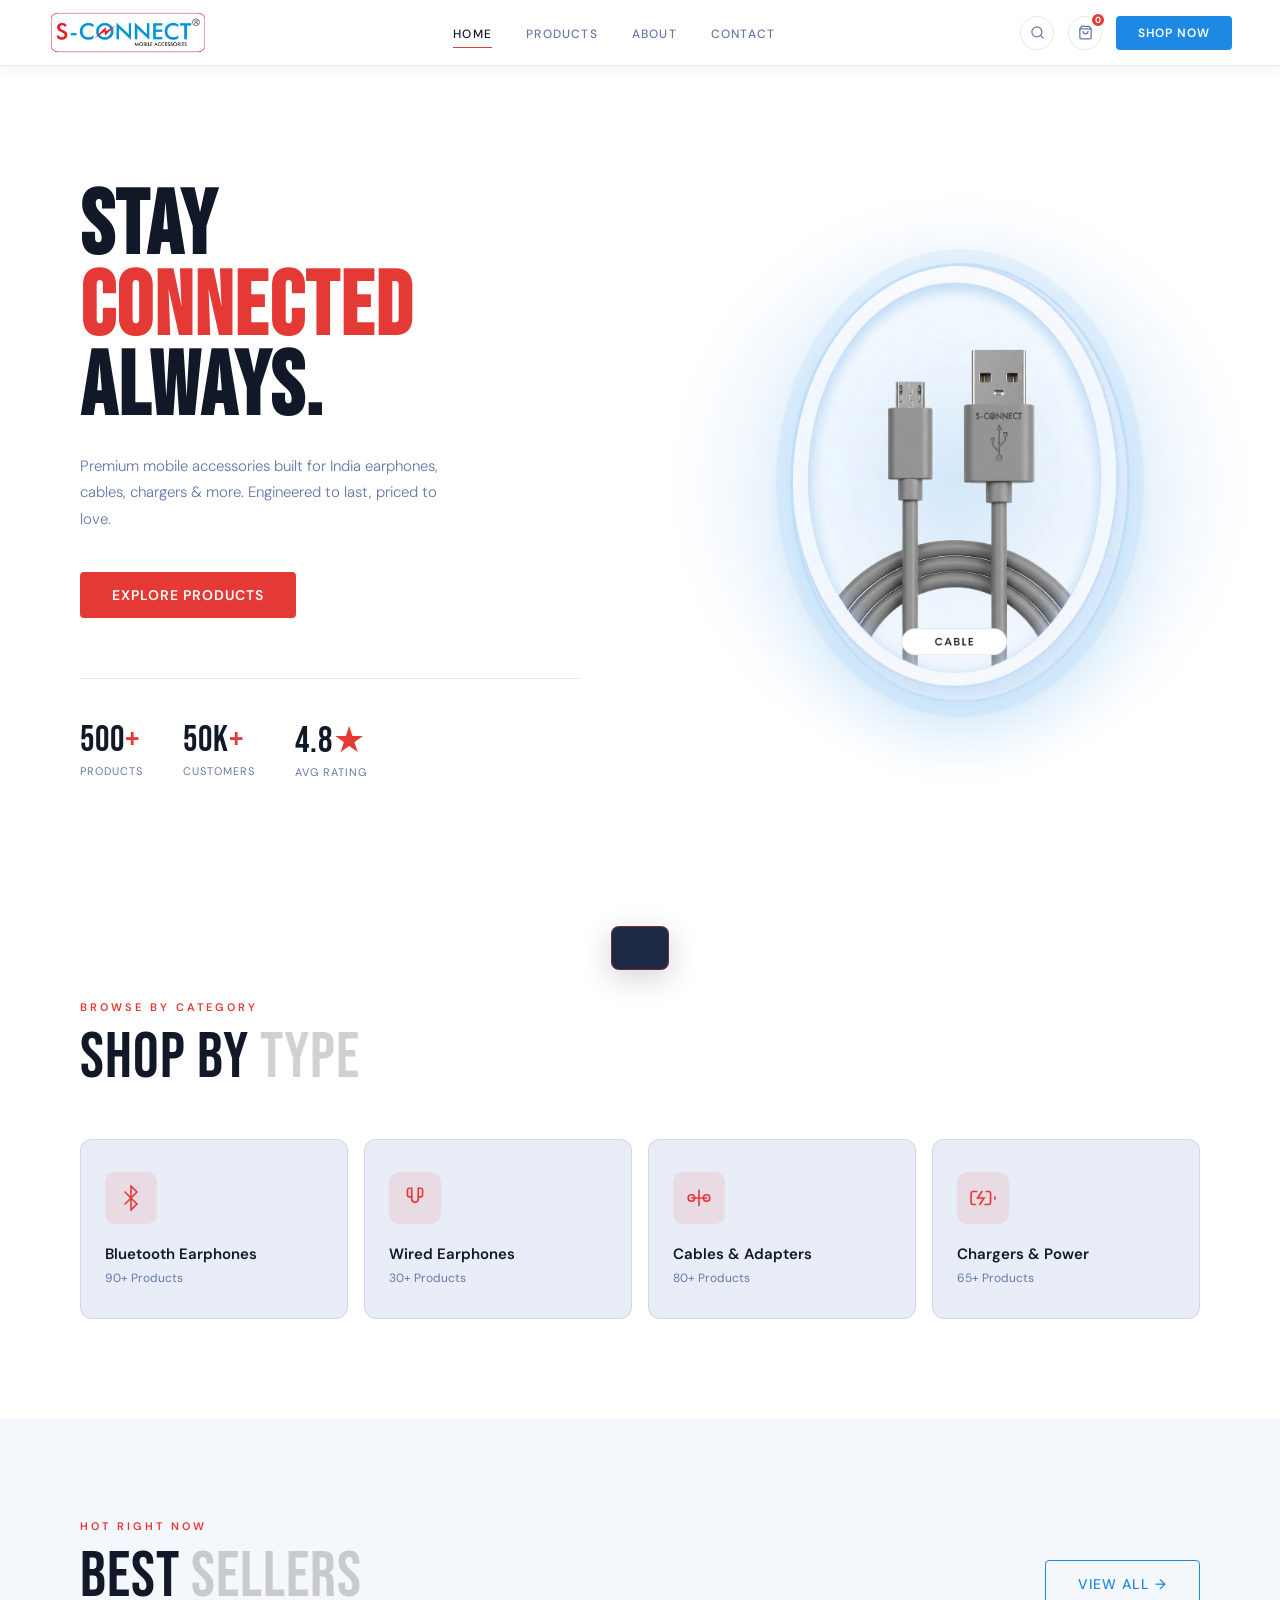
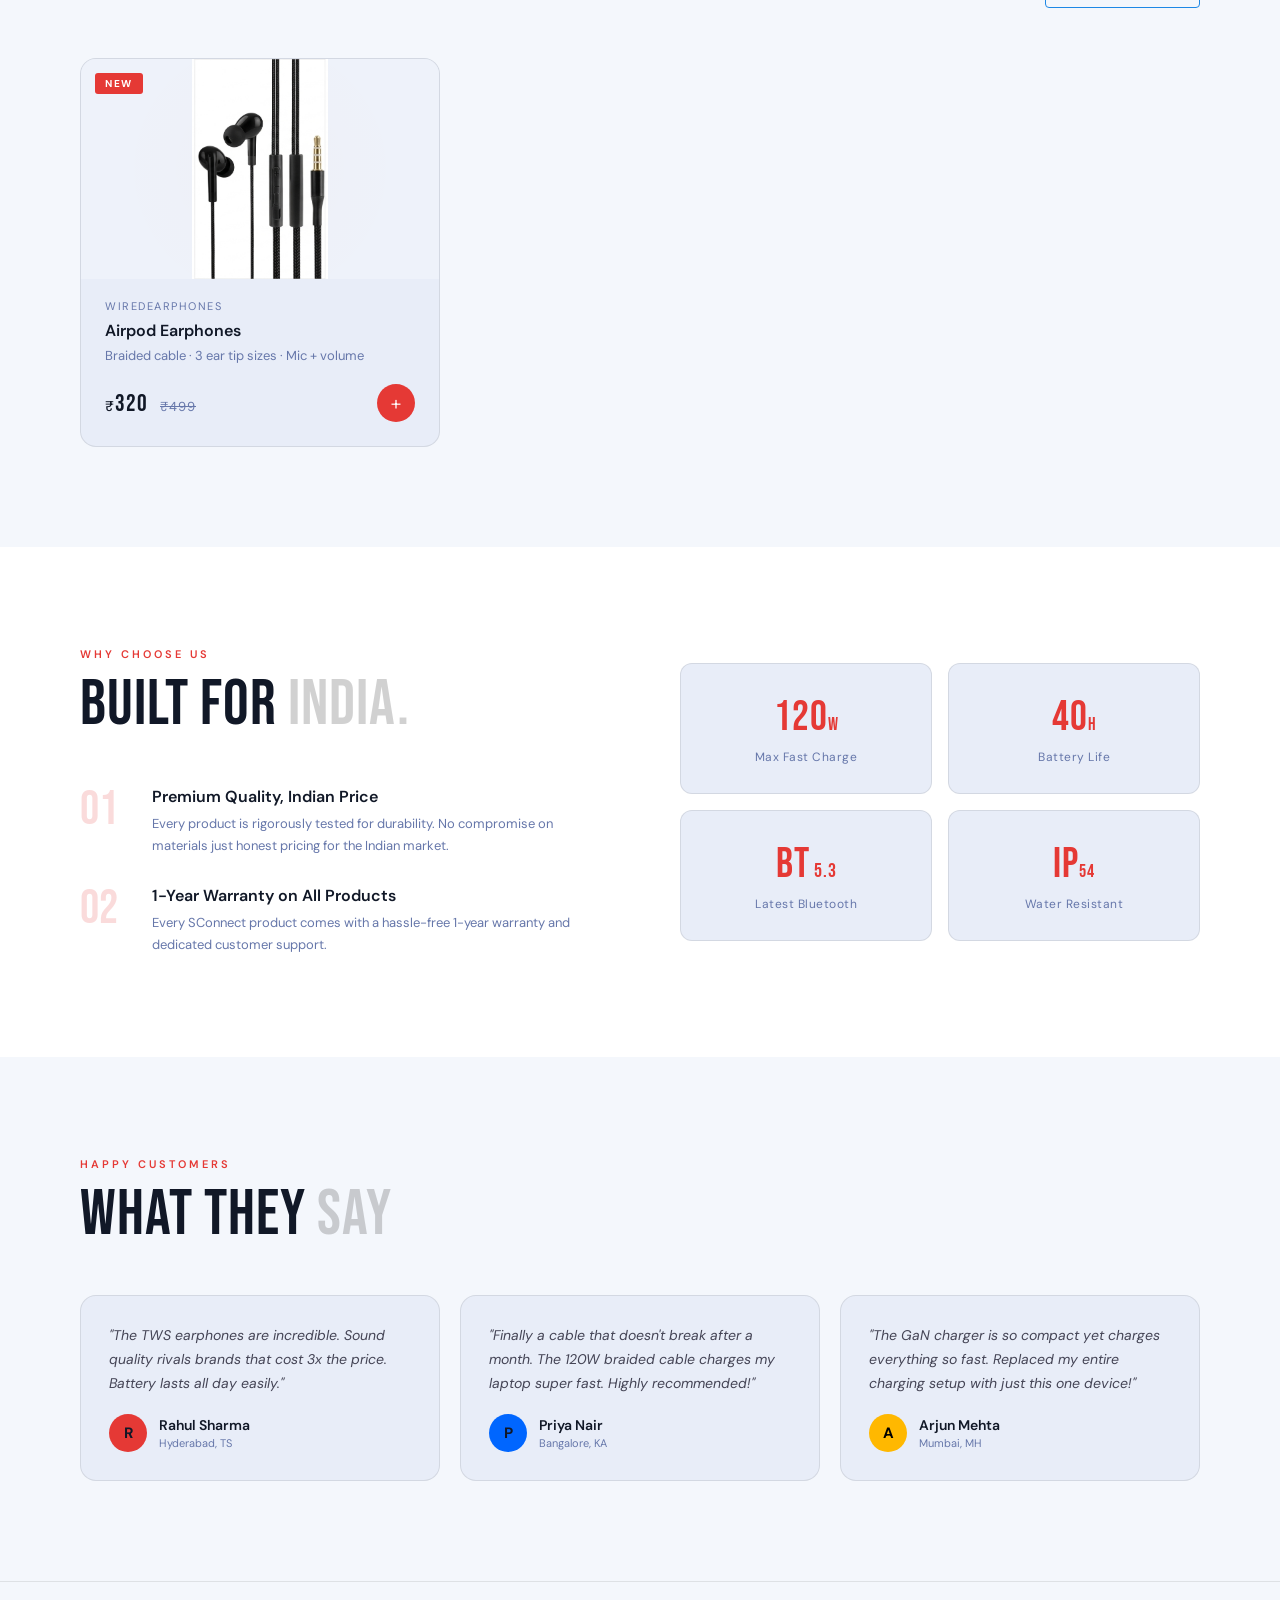
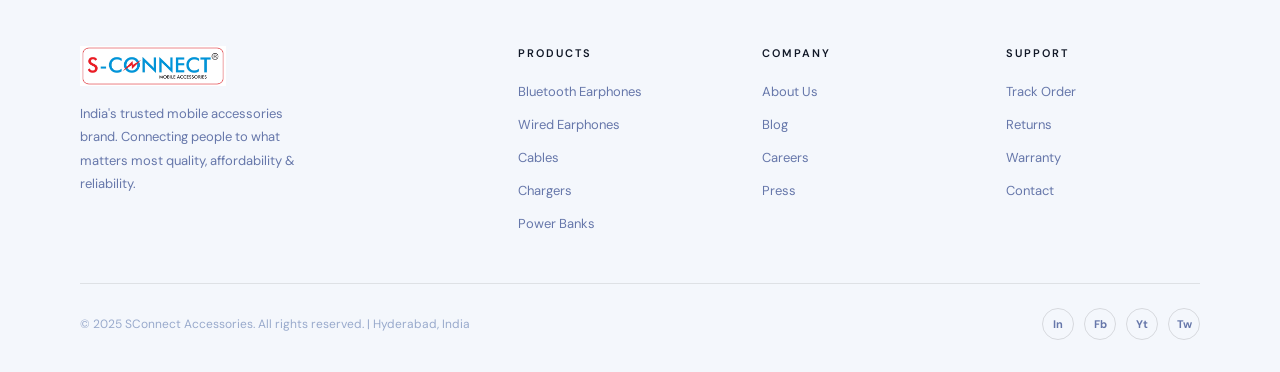
<file: index.html>
﻿<!DOCTYPE html>
<html lang="en">
<head>
  <meta charset="UTF-8">
  <meta name="viewport" content="width=device-width, initial-scale=1.0">
  <title>S-Connect Accessories  Premium Mobile Accessories India</title>
  <meta name="description" content="India's trusted mobile accessories brand. Earphones, cables, chargers, power banks & cases. Premium quality, honest pricing.">
  <link href="https://fonts.googleapis.com/css2?family=Bebas+Neue&family=DM+Sans:wght@300;400;500;600;700&display=swap" rel="stylesheet">
  <link rel="stylesheet" href="css/style.css">
</head>
<body>

<!-- â”€â”€ NAVBAR â”€â”€ -->
<nav id="navbar">
  <a class="nav-logo" href="index.html">
    <img src="photos/sconnects.jpg" alt="SConnect Mobile Accessories" class="nav-logo-img">
  </a>
  <ul class="nav-links">
    <li><a href="index.html" class="active">Home</a></li>
    <li><a href="products.html">Products</a></li>
    <li><a href="about.html">About</a></li>
    <li><a href="contact.html">Contact</a></li>
  </ul>
  <div class="nav-right">
    <button class="nav-icon-btn" title="Search">
      <svg width="15" height="15" viewBox="0 0 24 24" fill="none" stroke="currentColor" stroke-width="2" stroke-linecap="round"><circle cx="11" cy="11" r="8"/><line x1="21" y1="21" x2="16.65" y2="16.65"/></svg>
    </button>
    <button class="nav-icon-btn nav-cart" onclick="toggleCart()" title="Cart">
      <svg width="15" height="15" viewBox="0 0 24 24" fill="none" stroke="currentColor" stroke-width="2" stroke-linecap="round"><path d="M6 2L3 6v14a2 2 0 002 2h14a2 2 0 002-2V6l-3-4z"/><line x1="3" y1="6" x2="21" y2="6"/><path d="M16 10a4 4 0 01-8 0"/></svg>
      <span class="cart-count" id="cartCount">0</span>
    </button>
    <a href="products.html" class="btn-nav">Shop Now</a>
  </div>
</nav>

<!-- â”€â”€ CART DRAWER â”€â”€ -->
<div class="cart-overlay" id="cartOverlay" onclick="toggleCart()"></div>
<div class="cart-drawer" id="cartDrawer">
  <div class="cart-header">
    <h3>YOUR CART</h3>
    <button class="cart-close" onclick="toggleCart()"> X </button>
  </div>
  <div class="cart-items" id="cartItems">
    <div class="cart-empty">
      <svg width="48" height="48" viewBox="0 0 24 24" fill="none" stroke="currentColor" stroke-width="1.2" opacity="0.3"><path d="M6 2L3 6v14a2 2 0 002 2h14a2 2 0 002-2V6l-3-4z"/><line x1="3" y1="6" x2="21" y2="6"/><path d="M16 10a4 4 0 01-8 0"/></svg>
      <p>Your cart is empty</p>
    </div>
  </div>
  <div class="cart-footer">
    <div class="cart-subtotal">
      <span>Subtotal</span>
      <strong id="cartTotal"></strong>
    </div>
    <button class="btn-checkout" onclick="checkout()">Proceed to Checkout</button>
  </div>
</div>

<!-- â”€â”€ TOAST â”€â”€ -->
<div class="toast" id="toast"><span class="toast-icon"></span><span id="toastMsg"></span></div>

<!-- â”€â”€ HERO â”€â”€ -->
<section class="hero">
  <div class="hero-left">
<h1 class="hero-title">STAY<span class="accent">CONNECTED</span>ALWAYS.</h1>
    <p class="hero-sub">Premium mobile accessories built for India earphones, cables, chargers &amp; more. Engineered to last, priced to love.</p>
    <div class="hero-cta">
      <a href="products.html" class="btn-primary">Explore Products</a>
    </div>
    <div class="hero-stats">
      <div><div class="stat-num">500<span style="color:var(--primary)">+</span></div><div class="stat-label">Products</div></div>
      <div><div class="stat-num">50K<span style="color:var(--primary)">+</span></div><div class="stat-label">Customers</div></div>
      <div><div class="stat-num">4.8<span style="color:var(--primary)">★</span></div><div class="stat-label">Avg Rating</div></div>
    </div>
  </div>
  <div class="hero-right">
    <div class="hero-bg-glow"></div>
    <div class="hero-product-visual">
      <div class="hero-slideshow" id="heroSlideshow">
        <div class="hero-slide active"><img src="headpics/h1.png" alt="Chargers"></div>
        <div class="hero-slide"><img src="headpics/h2.png" alt="Chargers"></div>
        <div class="hero-slide"><img src="headpics/h3.png" alt="Chargers"></div>
        <div class="hero-slide"><img src="headpics/h4.png" alt="Chargers"></div>
      </div>
    </div>
  </div>
</section>

<!-- â”€â”€ MARQUEE â”€â”€ -->
<!--<div class="marquee-strip">
  <div class="marquee-inner">
    <span class="marquee-item">EARPHONES</span><span class="marquee-item marquee-dot">â—</span>
    <span class="marquee-item">FAST CHARGING</span><span class="marquee-item marquee-dot">â—</span>
    <span class="marquee-item">DATA CABLES</span><span class="marquee-item marquee-dot">â—</span>
    <span class="marquee-item">POWER BANKS</span><span class="marquee-item marquee-dot">â—</span>
    <span class="marquee-item">WIRELESS AUDIO</span><span class="marquee-item marquee-dot">â—</span>
    <span class="marquee-item">PHONE CASES</span><span class="marquee-item marquee-dot">â—</span>
    <span class="marquee-item">SMARTWATCHES</span><span class="marquee-item marquee-dot">â—</span>
    <span class="marquee-item">ADAPTERS</span><span class="marquee-item marquee-dot">â—</span>
    <span class="marquee-item">EARPHONES</span><span class="marquee-item marquee-dot">â—</span>
    <span class="marquee-item">FAST CHARGING</span><span class="marquee-item marquee-dot">â—</span>
    <span class="marquee-item">DATA CABLES</span><span class="marquee-item marquee-dot">â—</span>
    <span class="marquee-item">POWER BANKS</span><span class="marquee-item marquee-dot">â—</span>
    <span class="marquee-item">WIRELESS AUDIO</span><span class="marquee-item marquee-dot">â—</span>
    <span class="marquee-item">PHONE CASES</span><span class="marquee-item marquee-dot">â—</span>
    <span class="marquee-item">SMARTWATCHES</span><span class="marquee-item marquee-dot">â—</span>
    <span class="marquee-item">ADAPTERS</span><span class="marquee-item marquee-dot">â—</span>
  </div>
</div> -->

<!-- â”€â”€ CATEGORIES â”€â”€ -->
<section class="section" style="background:var(--dark)">
  <div class="section-label">Browse by Category</div>
  <div class="section-title">SHOP BY <span class="dim">TYPE</span></div>
  <div class="categories-grid">
    <div class="cat-card" onclick="filterAndGo('Bluetooth')">
      <div class="cat-icon">
        <svg viewBox="0 0 24 24"><path d="M6.5 6.5l11 11L12 23V1l5.5 5.5-11 11"/></svg>
      </div>
      <div class="cat-name">Bluetooth Earphones</div>
      <div class="cat-count">90+ Products</div>
    </div>
    <div class="cat-card" onclick="filterAndGo('WiredEarphones')">
      <div class="cat-icon">
        <svg viewBox="0 0 24 24"><path d="M9 3H7a2 2 0 00-2 2v4a2 2 0 002 2h2V3z"/><path d="M15 3h2a2 2 0 012 2v4a2 2 0 01-2 2h-2V3z"/><path d="M9 11v2a3 3 0 006 0v-2"/></svg>
      </div>
      <div class="cat-name">Wired Earphones</div>
      <div class="cat-count">30+ Products</div>
    </div>
    <div class="cat-card" onclick="filterAndGo('Cables')">
      <div class="cat-icon">
        <svg viewBox="0 0 24 24"><path d="M5 12h14"/><path d="M12 5v14"/><circle cx="5" cy="12" r="3"/><circle cx="19" cy="12" r="3"/></svg>
      </div>
      <div class="cat-name">Cables &amp; Adapters</div>
      <div class="cat-count">80+ Products</div>
    </div>
    <div class="cat-card" onclick="filterAndGo('Chargers')">
      <div class="cat-icon">
        <svg viewBox="0 0 24 24"><path d="M5 18H3a2 2 0 01-2-2V8a2 2 0 012-2h3.19M15 6h2a2 2 0 012 2v8a2 2 0 01-2 2h-3.19"/><line x1="23" y1="13" x2="23" y2="11"/><polyline points="11 6 7 12 13 12 9 18"/></svg>
      </div>
      <div class="cat-name">Chargers &amp; Power</div>
      <div class="cat-count">65+ Products</div>
    </div>
  </div>
</section>

<!-- â”€â”€ BEST SELLERS â”€â”€ -->
<section class="products-section">
  <div class="section-header">
    <div>
      <div class="section-label">Hot Right Now</div>
      <div class="section-title" style="margin-bottom:0">BEST <span class="dim">SELLERS</span></div>
    </div>
    <a href="products.html" class="btn-ghost" style="white-space:nowrap">View All →</a>
  </div>
  <div class="products-grid" id="homeFeatured"></div>
</section>

<!-- â”€â”€ WHY US â”€â”€ -->
<section class="why-section">
  <div class="why-grid">
    <div>
      <div class="section-label">Why Choose Us</div>
      <div class="section-title">BUILT FOR <span class="dim">INDIA.</span></div>
      <div class="why-items">
        <div class="why-item">
          <div class="why-num">01</div>
          <div><div class="why-item-title">Premium Quality, Indian Price</div><div class="why-item-desc">Every product is rigorously tested for durability. No compromise on materials just honest pricing for the Indian market.</div></div>
        </div>
        <div class="why-item">
          <div class="why-num">02</div>
          <div><div class="why-item-title">1-Year Warranty on All Products</div><div class="why-item-desc">Every SConnect product comes with a hassle-free 1-year warranty and dedicated customer support.</div></div>
        </div>
      </div>
    </div>
    <div class="why-right">
      <div class="spec-card"><div class="spec-val">120<span class="spec-unit">W</span></div><div class="spec-desc">Max Fast Charge</div></div>
      <div class="spec-card"><div class="spec-val">40<span class="spec-unit">H</span></div><div class="spec-desc">Battery Life</div></div>
      <div class="spec-card"><div class="spec-val">BT<span class="spec-unit" style="font-size:20px"> 5.3</span></div><div class="spec-desc">Latest Bluetooth</div></div>
      <div class="spec-card"><div class="spec-val">IP<span class="spec-unit">54</span></div><div class="spec-desc">Water Resistant</div></div>
    </div>
  </div>
</section>

<!-- â”€â”€ REVIEWS â”€â”€ -->
<section class="reviews-section">
  <div class="section-header">
    <div>
      <div class="section-label">Happy Customers</div>
      <div class="section-title" style="margin-bottom:0">WHAT THEY <span class="dim">SAY</span></div>
    </div>
  </div>
  <div class="reviews-grid">
    <div class="review-card">
      <!--<div class="review-stars">★★★★★</div>-->
      <p class="review-text">"The TWS earphones are incredible. Sound quality rivals brands that cost 3x the price. Battery lasts all day easily."</p>
      <div class="review-author"><div class="review-avatar">R</div><div><div class="review-name">Rahul Sharma</div><div class="review-location">Hyderabad, TS</div></div></div>
    </div>
    <div class="review-card">
      <!--<div class="review-stars">★★★★★</div>-->
      <p class="review-text">"Finally a cable that doesn't break after a month. The 120W braided cable charges my laptop super fast. Highly recommended!"</p>
      <div class="review-author"><div class="review-avatar" style="background:#0066FF">P</div><div><div class="review-name">Priya Nair</div><div class="review-location">Bangalore, KA</div></div></div>
    </div>
    <div class="review-card">
      <!--<div class="review-stars">★★★★★</div>-->
      <p class="review-text">"The GaN charger is so compact yet charges everything so fast. Replaced my entire charging setup with just this one device!"</p>
      <div class="review-author"><div class="review-avatar" style="background:#FFB800;color:#000">A</div><div><div class="review-name">Arjun Mehta</div><div class="review-location">Mumbai, MH</div></div></div>
    </div>
  </div>
</section>

<!-- â”€â”€ FOOTER â”€â”€ -->
<footer>
  <div class="footer-top">
    <div class="footer-brand">
      <div class="logo-wrap">
        <img src="photos/sconnects.jpg" alt="SConnect Mobile Accessories" class="footer-logo-img">
      </div>
      <p>India's trusted mobile accessories brand. Connecting people to what matters most quality, affordability &amp; reliability.</p>
    </div>
    <div class="footer-col">
      <h4>Products</h4>
      <ul>
        <li><a href="products.html?cat=Bluetooth">Bluetooth Earphones</a></li>
        <li><a href="products.html?cat=WiredEarphones">Wired Earphones</a></li>
        <li><a href="products.html?cat=Cables">Cables</a></li>
        <li><a href="products.html?cat=Chargers">Chargers</a></li>
        <li><a href="products.html?cat=PowerBank">Power Banks</a></li>
      </ul>
    </div>
    <div class="footer-col">
      <h4>Company</h4>
      <ul>
        <li><a href="about.html">About Us</a></li>
        <li><a href="#">Blog</a></li>
        <li><a href="#">Careers</a></li>
        <li><a href="#">Press</a></li>
      </ul>
    </div>
    <div class="footer-col">
      <h4>Support</h4>
      <ul>
        <li><a href="#">Track Order</a></li>
        <li><a href="#">Returns</a></li>
        <li><a href="#">Warranty</a></li>
        <li><a href="contact.html">Contact</a></li>
      </ul>
    </div>
  </div>
  <div class="footer-bottom">
    <p class="footer-copy">© 2025 SConnect Accessories. All rights reserved. | Hyderabad, India</p>
    <div class="footer-socials">
      <a class="fsoc">In</a><a class="fsoc">Fb</a><a class="fsoc">Yt</a><a class="fsoc">Tw</a>
    </div>
  </div>
</footer>

<button class="back-top" id="backTop" onclick="window.scrollTo({top:0,behavior:'smooth'})">â†‘</button>

<script src="js/data.js"></script>
<script src="js/cart.js"></script>
<script src="js/main.js"></script>
<script>
  document.getElementById('homeFeatured').innerHTML =
    products.filter(p => p.featured).map(cardHTML).join('');
  updateCartUI();

  /* â”€â”€ Hero Slideshow â”€â”€ */
  const heroSlides = document.querySelectorAll('#heroSlideshow .hero-slide');
  let heroCurrent  = 0;

  setInterval(() => {
    heroSlides[heroCurrent].classList.remove('active');
    heroCurrent = (heroCurrent + 1) % heroSlides.length;
    heroSlides[heroCurrent].classList.add('active');
  }, 3000);
</script>
</body>
</html>
</file>
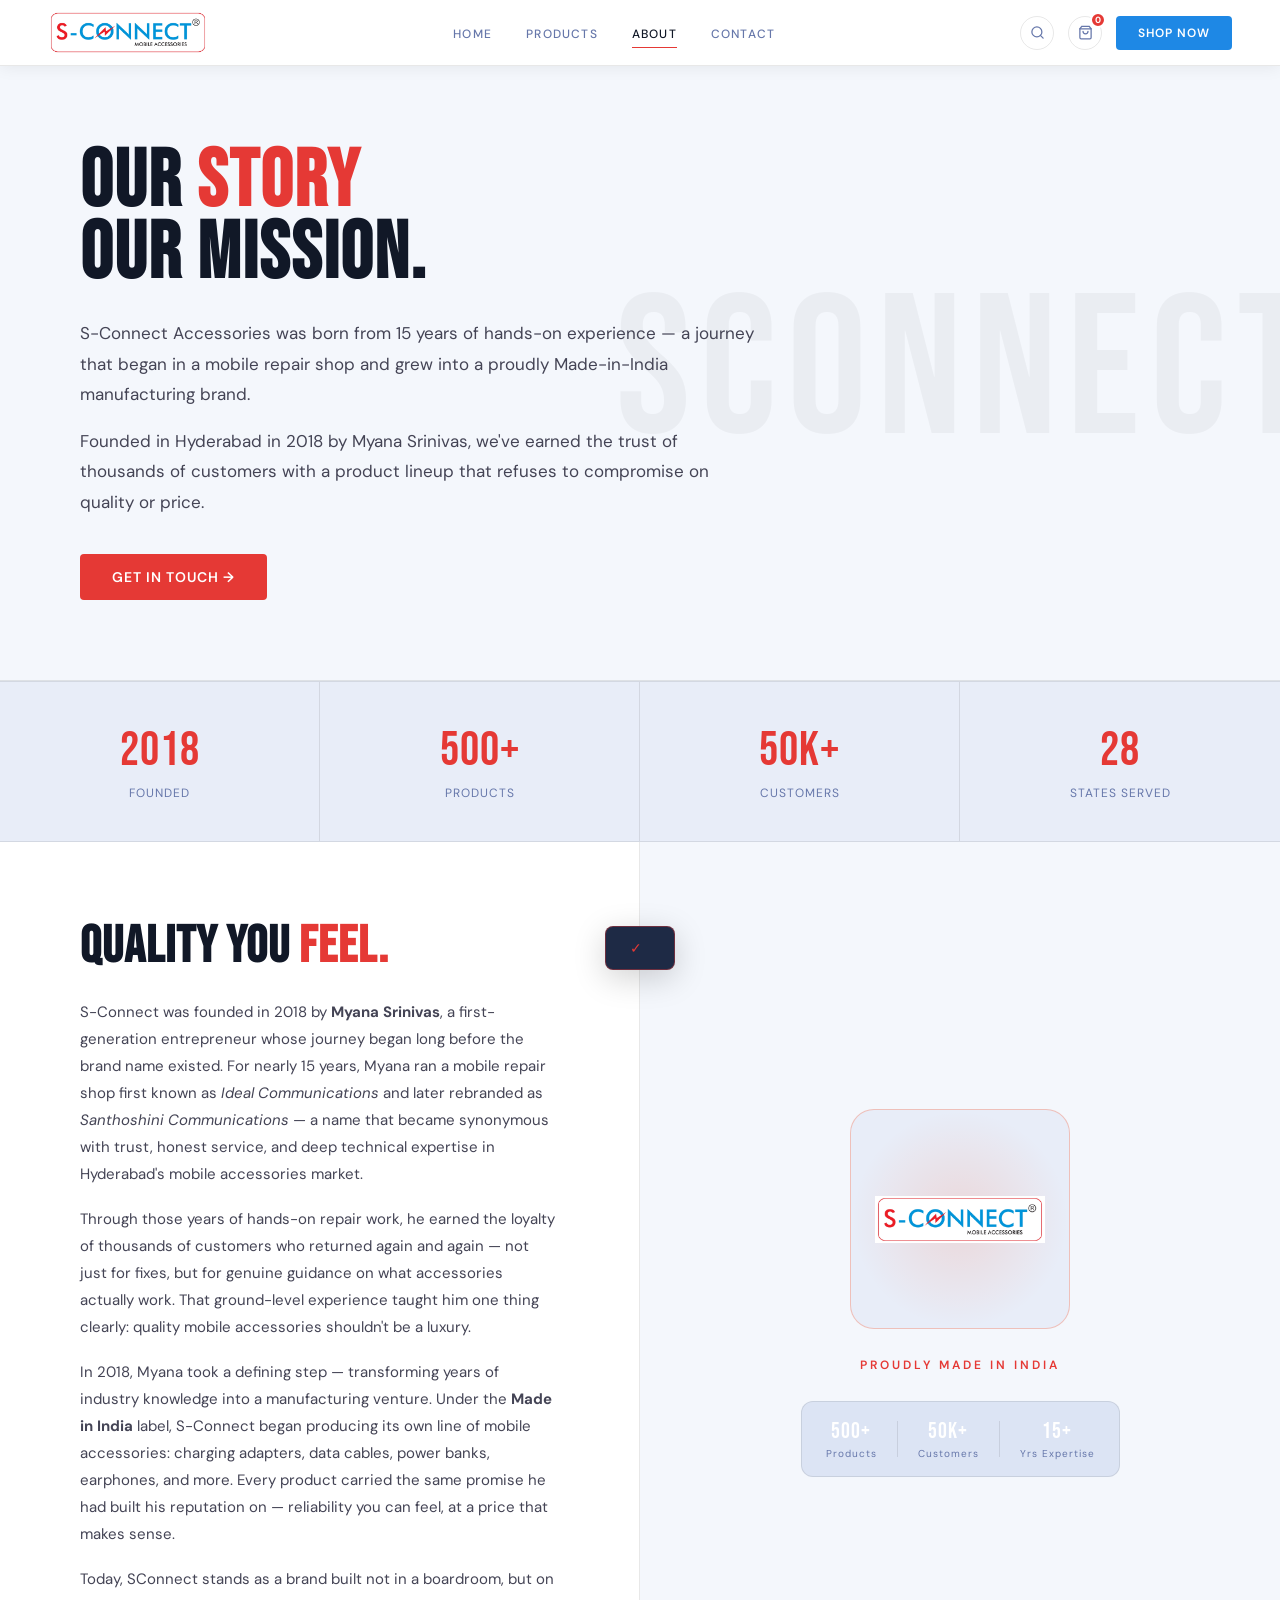
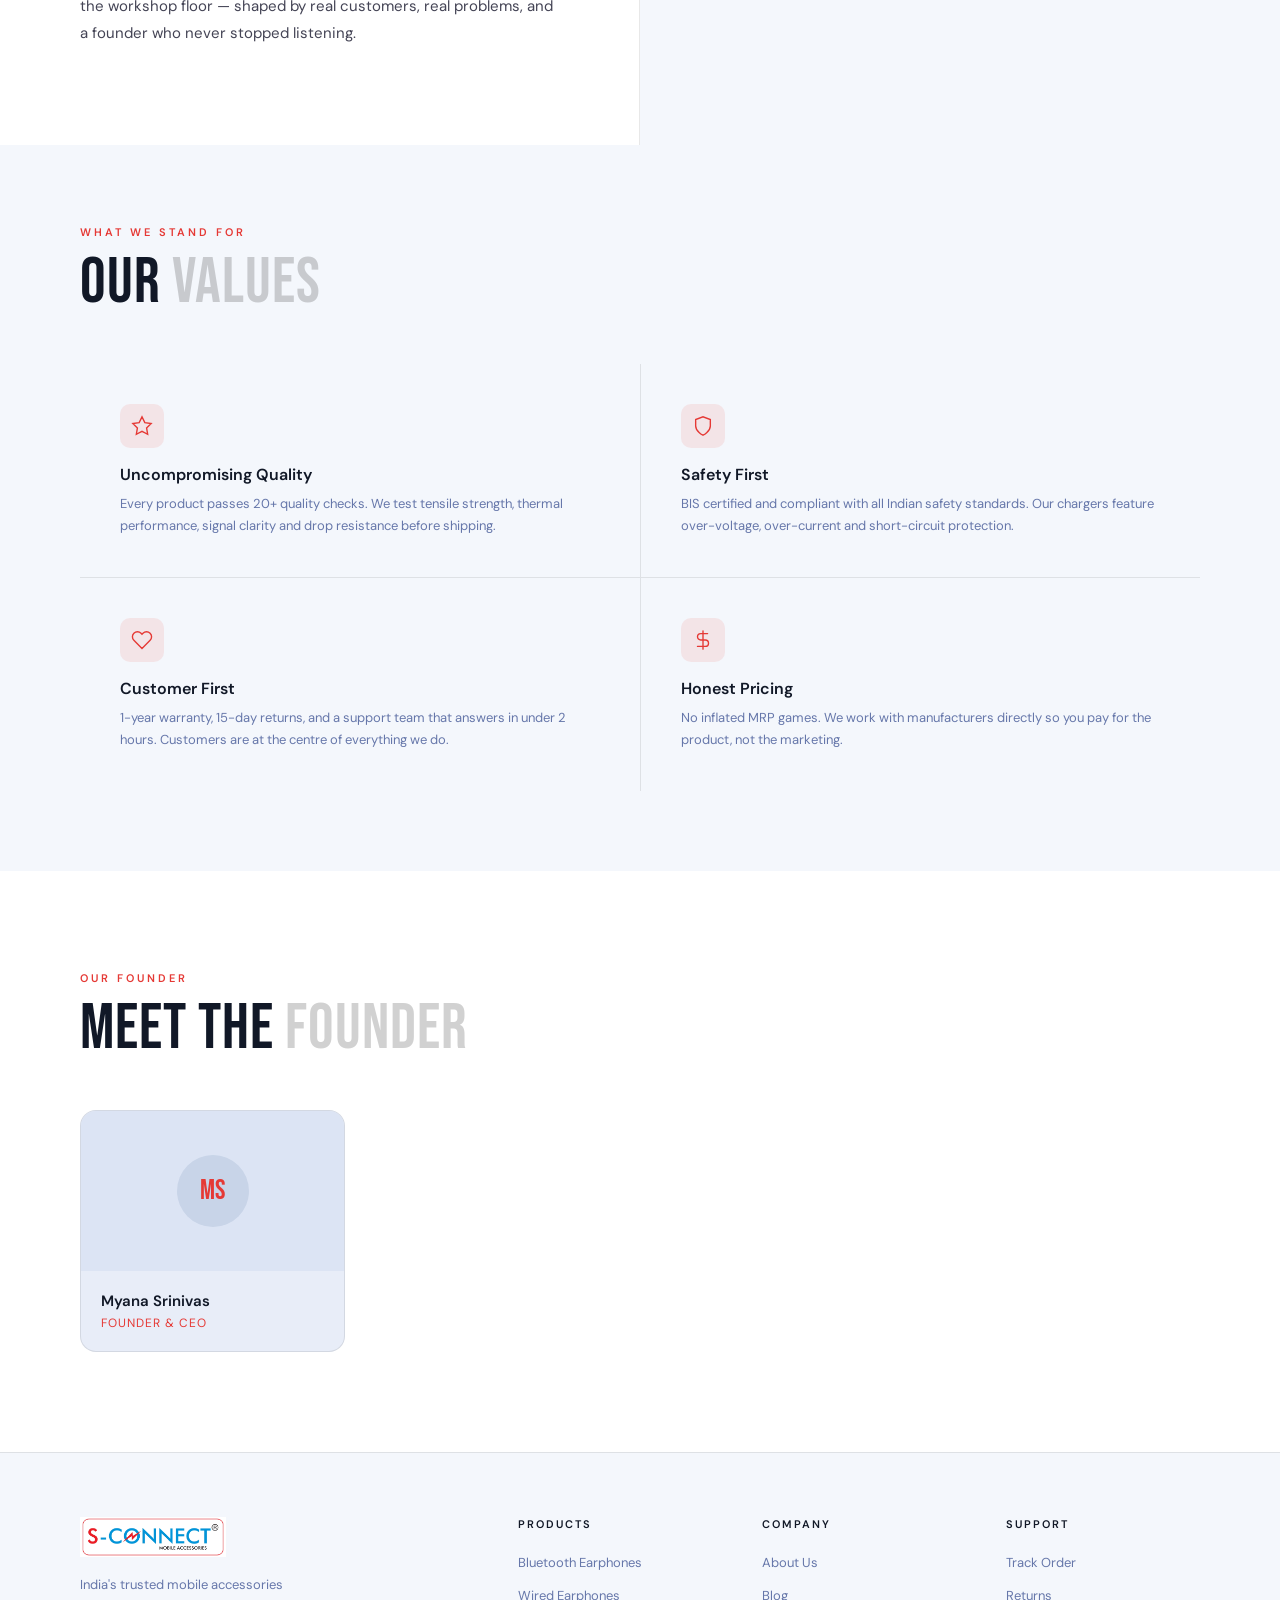
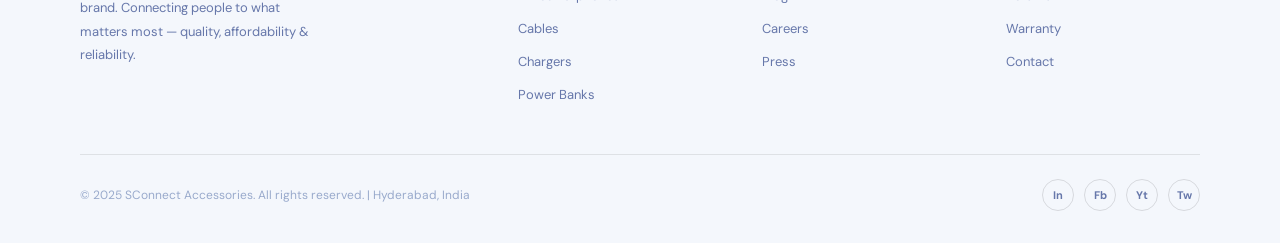
<file: about.html>
<!DOCTYPE html>
<html lang="en">
<head>
  <meta charset="UTF-8">
  <meta name="viewport" content="width=device-width, initial-scale=1.0">
  <title>About Us – S-Connect Accessories</title>
  <meta name="description" content="Learn about SConnect Accessories — founded in Hyderabad, serving 50,000+ customers across India with premium mobile accessories.">
  <link href="https://fonts.googleapis.com/css2?family=Bebas+Neue&family=DM+Sans:wght@300;400;500;600;700&display=swap" rel="stylesheet">
  <link rel="stylesheet" href="css/style.css">
</head>
<body>

<!-- ── NAVBAR ── -->
<nav id="navbar">
  <a class="nav-logo" href="index.html">
    <img src="photos/sconnects.jpg" alt="S-Connect Mobile Accessories" class="nav-logo-img">
  </a>
  <ul class="nav-links">
    <li><a href="index.html">Home</a></li>
    <li><a href="products.html">Products</a></li>
    <li><a href="about.html" class="active">About</a></li>
    <li><a href="contact.html">Contact</a></li>
  </ul>
  <div class="nav-right">
    <button class="nav-icon-btn" title="Search">
      <svg width="15" height="15" viewBox="0 0 24 24" fill="none" stroke="currentColor" stroke-width="2" stroke-linecap="round"><circle cx="11" cy="11" r="8"/><line x1="21" y1="21" x2="16.65" y2="16.65"/></svg>
    </button>
    <button class="nav-icon-btn nav-cart" onclick="toggleCart()" title="Cart">
      <svg width="15" height="15" viewBox="0 0 24 24" fill="none" stroke="currentColor" stroke-width="2" stroke-linecap="round"><path d="M6 2L3 6v14a2 2 0 002 2h14a2 2 0 002-2V6l-3-4z"/><line x1="3" y1="6" x2="21" y2="6"/><path d="M16 10a4 4 0 01-8 0"/></svg>
      <span class="cart-count" id="cartCount">0</span>
    </button>
    <a href="products.html" class="btn-nav">Shop Now</a>
  </div>
</nav>

<!-- ── CART DRAWER ── -->
<div class="cart-overlay" id="cartOverlay" onclick="toggleCart()"></div>
<div class="cart-drawer" id="cartDrawer">
  <div class="cart-header">
    <h3>YOUR CART</h3>
    <button class="cart-close" onclick="toggleCart()">✕</button>
  </div>
  <div class="cart-items" id="cartItems">
    <div class="cart-empty">
      <svg width="48" height="48" viewBox="0 0 24 24" fill="none" stroke="currentColor" stroke-width="1.2" opacity="0.3"><path d="M6 2L3 6v14a2 2 0 002 2h14a2 2 0 002-2V6l-3-4z"/><line x1="3" y1="6" x2="21" y2="6"/><path d="M16 10a4 4 0 01-8 0"/></svg>
      <p>Your cart is empty</p>
    </div>
  </div>
  <div class="cart-footer">
    <div class="cart-subtotal">
      <span>Subtotal</span>
      <strong id="cartTotal">₹0</strong>
    </div>
    <button class="btn-checkout" onclick="checkout()">Proceed to Checkout →</button>
  </div>
</div>

<!-- ── TOAST ── -->
<div class="toast" id="toast"><span class="toast-icon">✓</span><span id="toastMsg"></span></div>

<!-- ── PAGE CONTENT ── -->
<div class="about-page">

  <!-- Hero -->
  <div class="about-hero">
    <div class="about-hero-content">
      <h1>OUR <span>STORY</span><br>OUR MISSION.</h1>
      <p>S-Connect Accessories was born from 15 years of hands-on experience — a journey that began in a mobile repair shop and grew into a proudly Made-in-India manufacturing brand.</p>
      <p>Founded in Hyderabad in 2018 by Myana Srinivas, we've earned the trust of thousands of customers with a product lineup that refuses to compromise on quality or price.</p>
      <a href="contact.html" class="btn-primary" style="margin-top:20px">Get in Touch →</a>
    </div>
  </div>

  <!-- Stats -->
  <div class="about-stats">
    <div class="about-stat"><div class="about-stat-num">2018</div><div class="about-stat-label">Founded</div></div>
    <div class="about-stat"><div class="about-stat-num">500+</div><div class="about-stat-label">Products</div></div>
    <div class="about-stat"><div class="about-stat-num">50K+</div><div class="about-stat-label">Customers</div></div>
    <div class="about-stat"><div class="about-stat-num">28</div><div class="about-stat-label">States Served</div></div>
  </div>

  <!-- Story -->
  <div class="about-story">
    <div class="about-story-text">
      <h2>QUALITY YOU <span>FEEL.</span></h2>
      <p>S-Connect was founded in 2018 by <strong>Myana Srinivas</strong>, a first-generation entrepreneur whose journey began long before the brand name existed. For nearly 15 years, Myana ran a mobile repair shop first known as <em>Ideal Communications</em> and later rebranded as <em>Santhoshini Communications</em> — a name that became synonymous with trust, honest service, and deep technical expertise in Hyderabad's mobile accessories market.</p>
      <p>Through those years of hands-on repair work, he earned the loyalty of thousands of customers who returned again and again — not just for fixes, but for genuine guidance on what accessories actually work. That ground-level experience taught him one thing clearly: quality mobile accessories shouldn't be a luxury.</p>
      <p>In 2018, Myana took a defining step — transforming years of industry knowledge into a manufacturing venture. Under the <strong>Made in India</strong> label, S-Connect began producing its own line of mobile accessories: charging adapters, data cables, power banks, earphones, and more. Every product carried the same promise he had built his reputation on — reliability you can feel, at a price that makes sense.</p>
      <p>Today, SConnect stands as a brand built not in a boardroom, but on the workshop floor — shaped by real customers, real problems, and a founder who never stopped listening.</p>
    </div>
    <div class="about-story-visual">
      <div class="brand-showcase">
        <div class="brand-logo-frame">
          <div class="brand-logo-glow"></div>
          <img src="photos/sconnects.jpg" alt="S-Connect Accessories" class="brand-logo-img">
        </div>
        <div class="brand-tagline">Proudly Made in India</div>
        <div class="brand-certs">
          <div class="brand-cert">
            <div class="brand-cert-val">500+</div>
            <div class="brand-cert-sub">Products</div>
          </div>
          <div class="brand-cert-divider"></div>
          <div class="brand-cert">
            <div class="brand-cert-val">50K+</div>
            <div class="brand-cert-sub">Customers</div>
          </div>
          <div class="brand-cert-divider"></div>
          <div class="brand-cert">
            <div class="brand-cert-val">15+</div>
            <div class="brand-cert-sub">Yrs Expertise</div>
          </div>
        </div>
      </div>
    </div>
  </div>

  <!-- Values -->
  <div class="section" style="background:var(--dark2);padding-top:80px;padding-bottom:80px">
    <div class="section-label">What We Stand For</div>
    <div class="section-title">OUR <span class="dim">VALUES</span></div>
    <div class="values-grid">
      <div class="value-card">
        <div class="value-icon"><svg viewBox="0 0 24 24"><path d="M12 2l3.09 6.26L22 9.27l-5 4.87 1.18 6.88L12 17.77l-6.18 3.25L7 14.14 2 9.27l6.91-1.01L12 2z"/></svg></div>
        <div class="value-title">Uncompromising Quality</div>
        <div class="value-desc">Every product passes 20+ quality checks. We test tensile strength, thermal performance, signal clarity and drop resistance before shipping.</div>
      </div>
      <div class="value-card">
        <div class="value-icon"><svg viewBox="0 0 24 24"><path d="M12 22s8-4 8-10V5l-8-3-8 3v7c0 6 8 10 8 10z"/></svg></div>
        <div class="value-title">Safety First</div>
        <div class="value-desc">BIS certified and compliant with all Indian safety standards. Our chargers feature over-voltage, over-current and short-circuit protection.</div>
      </div>
      <div class="value-card">
        <div class="value-icon"><svg viewBox="0 0 24 24"><path d="M20.84 4.61a5.5 5.5 0 00-7.78 0L12 5.67l-1.06-1.06a5.5 5.5 0 00-7.78 7.78l1.06 1.06L12 21.23l7.78-7.78 1.06-1.06a5.5 5.5 0 000-7.78z"/></svg></div>
        <div class="value-title">Customer First</div>
        <div class="value-desc">1-year warranty, 15-day returns, and a support team that answers in under 2 hours. Customers are at the centre of everything we do.</div>
      </div>
      <div class="value-card">
        <div class="value-icon"><svg viewBox="0 0 24 24"><path d="M12 2v20M17 5H9.5a3.5 3.5 0 000 7h5a3.5 3.5 0 010 7H6"/></svg></div>
        <div class="value-title">Honest Pricing</div>
        <div class="value-desc">No inflated MRP games. We work with manufacturers directly so you pay for the product, not the marketing.</div>
      </div>
    </div>
  </div>

  <!-- Team -->
  <section class="team-section">
    <div class="section-label">Our Founder</div>
    <div class="section-title">MEET THE <span class="dim">FOUNDER</span></div>
    <div class="team-grid">
      <div class="team-card-wrapper">
        <div class="team-card">
          <div class="team-img"><div class="team-avatar">MS</div></div>
          <div class="team-info">
            <div class="team-name">Myana Srinivas</div>
            <div class="team-role">Founder &amp; CEO</div>
          </div>
        </div>
        <div class="team-bio">
          <div class="team-bio-name">Myana Srinivas</div>
          <div class="team-bio-role">Founder &amp; CEO</div>
          <p>With over 15 years of hands-on expertise in the mobile repair industry, Myana has worked across a wide range of devices, consistently delivering excellent results and earning the trust of thousands of satisfied customers. In 2018, he channelled that deep, ground-level experience into founding S-Connect — building a line of quality, Made-in-India products for every mobile need. His vision was clear: create a homegrown Indian brand that every customer could rely on. That vision is now loved across the country.</p>
        </div>
      </div>
    </div>
  </section>

</div>

<!-- ── FOOTER ── -->
<footer>
  <div class="footer-top">
    <div class="footer-brand">
      <div class="logo-wrap">
        <img src="photos/sconnects.jpg" alt="SConnect Mobile Accessories" class="footer-logo-img">
      </div>
      <p>India's trusted mobile accessories brand. Connecting people to what matters most — quality, affordability &amp; reliability.</p>
    </div>
    <div class="footer-col">
      <h4>Products</h4>
      <ul>
        <li><a href="products.html?cat=Bluetooth">Bluetooth Earphones</a></li>
        <li><a href="products.html?cat=WiredEarphones">Wired Earphones</a></li>
        <li><a href="products.html?cat=Cables">Cables</a></li>
        <li><a href="products.html?cat=Chargers">Chargers</a></li>
        <li><a href="products.html?cat=PowerBank">Power Banks</a></li>
      </ul>
    </div>
    <div class="footer-col">
      <h4>Company</h4>
      <ul>
        <li><a href="about.html">About Us</a></li>
        <li><a href="#">Blog</a></li>
        <li><a href="#">Careers</a></li>
        <li><a href="#">Press</a></li>
      </ul>
    </div>
    <div class="footer-col">
      <h4>Support</h4>
      <ul>
        <li><a href="#">Track Order</a></li>
        <li><a href="#">Returns</a></li>
        <li><a href="#">Warranty</a></li>
        <li><a href="contact.html">Contact</a></li>
      </ul>
    </div>
  </div>
  <div class="footer-bottom">
    <p class="footer-copy">© 2025 SConnect Accessories. All rights reserved. | Hyderabad, India</p>
    <div class="footer-socials">
      <a class="fsoc">In</a><a class="fsoc">Fb</a><a class="fsoc">Yt</a><a class="fsoc">Tw</a>
    </div>
  </div>
</footer>

<button class="back-top" id="backTop" onclick="window.scrollTo({top:0,behavior:'smooth'})">^</button>

<script src="js/data.js"></script>
<script src="js/cart.js"></script>
<script src="js/main.js"></script>
<script>updateCartUI();</script>
</body>
</html>
</file>
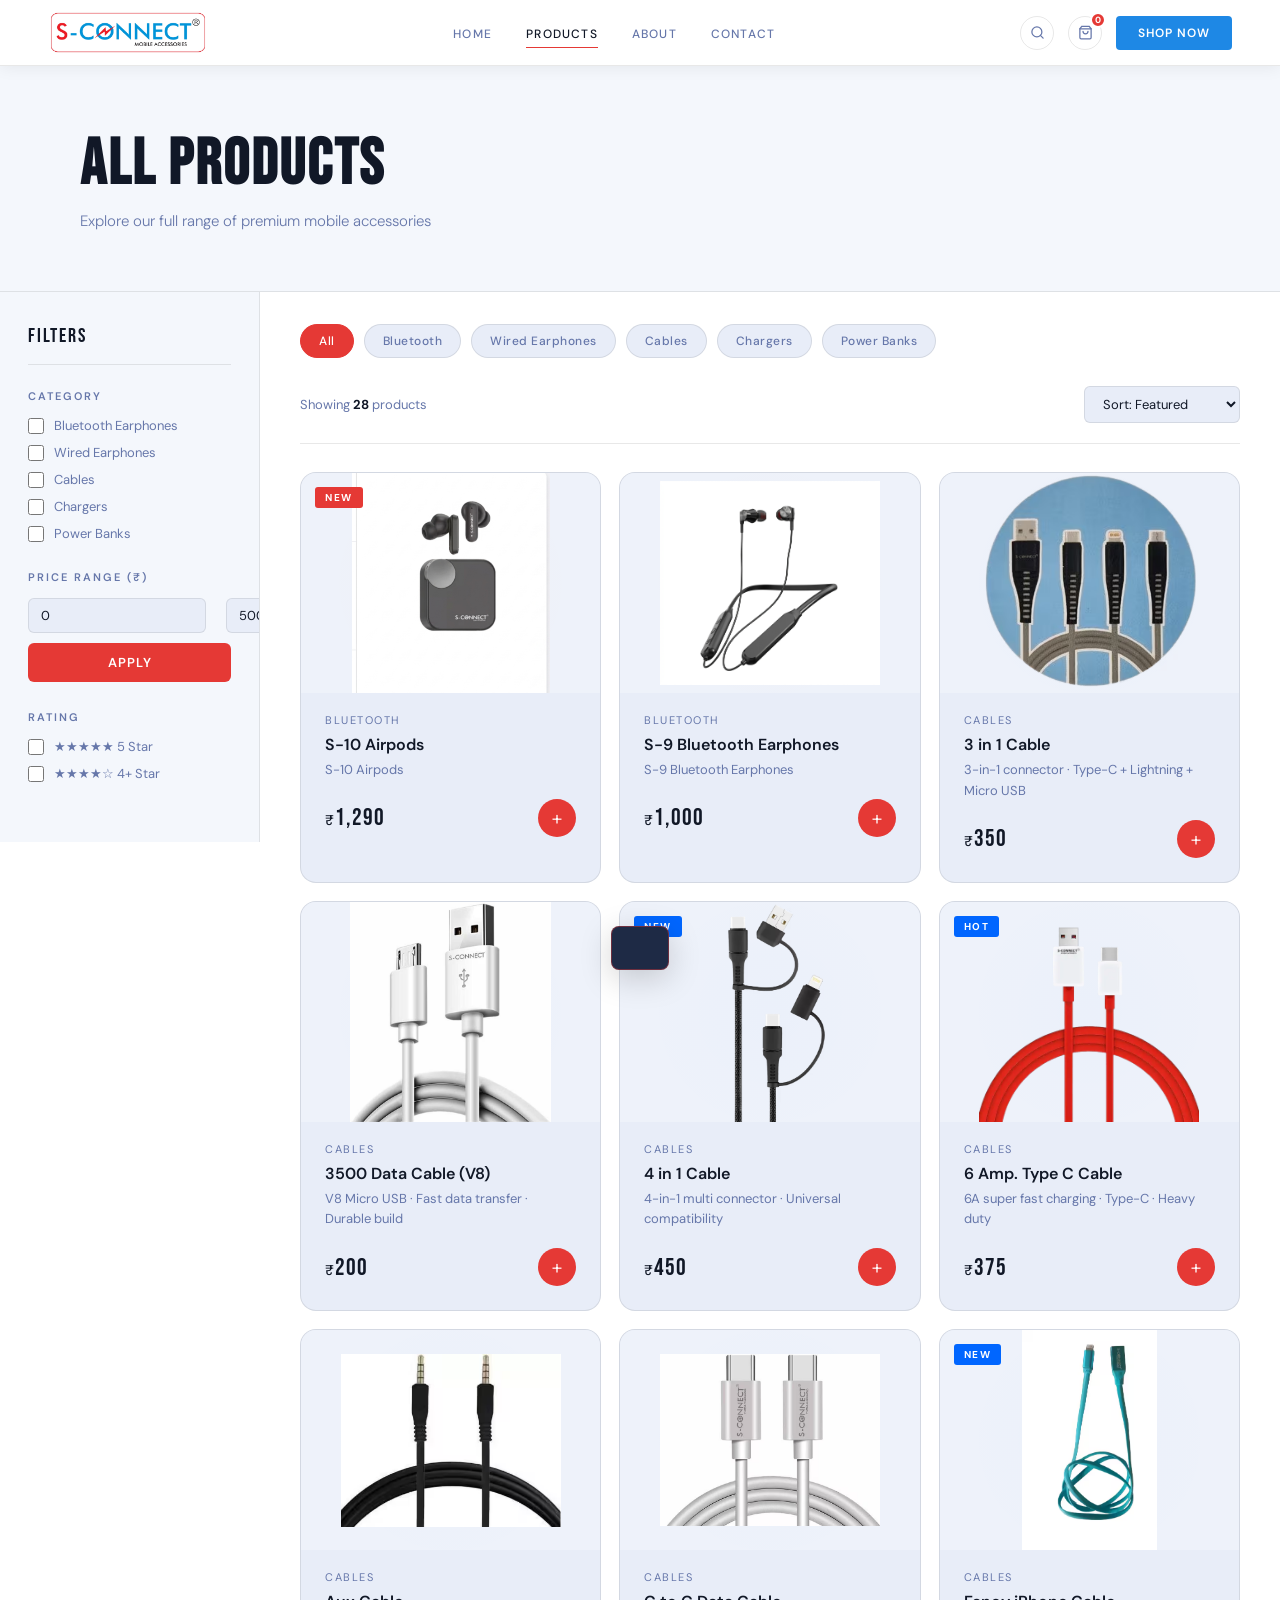
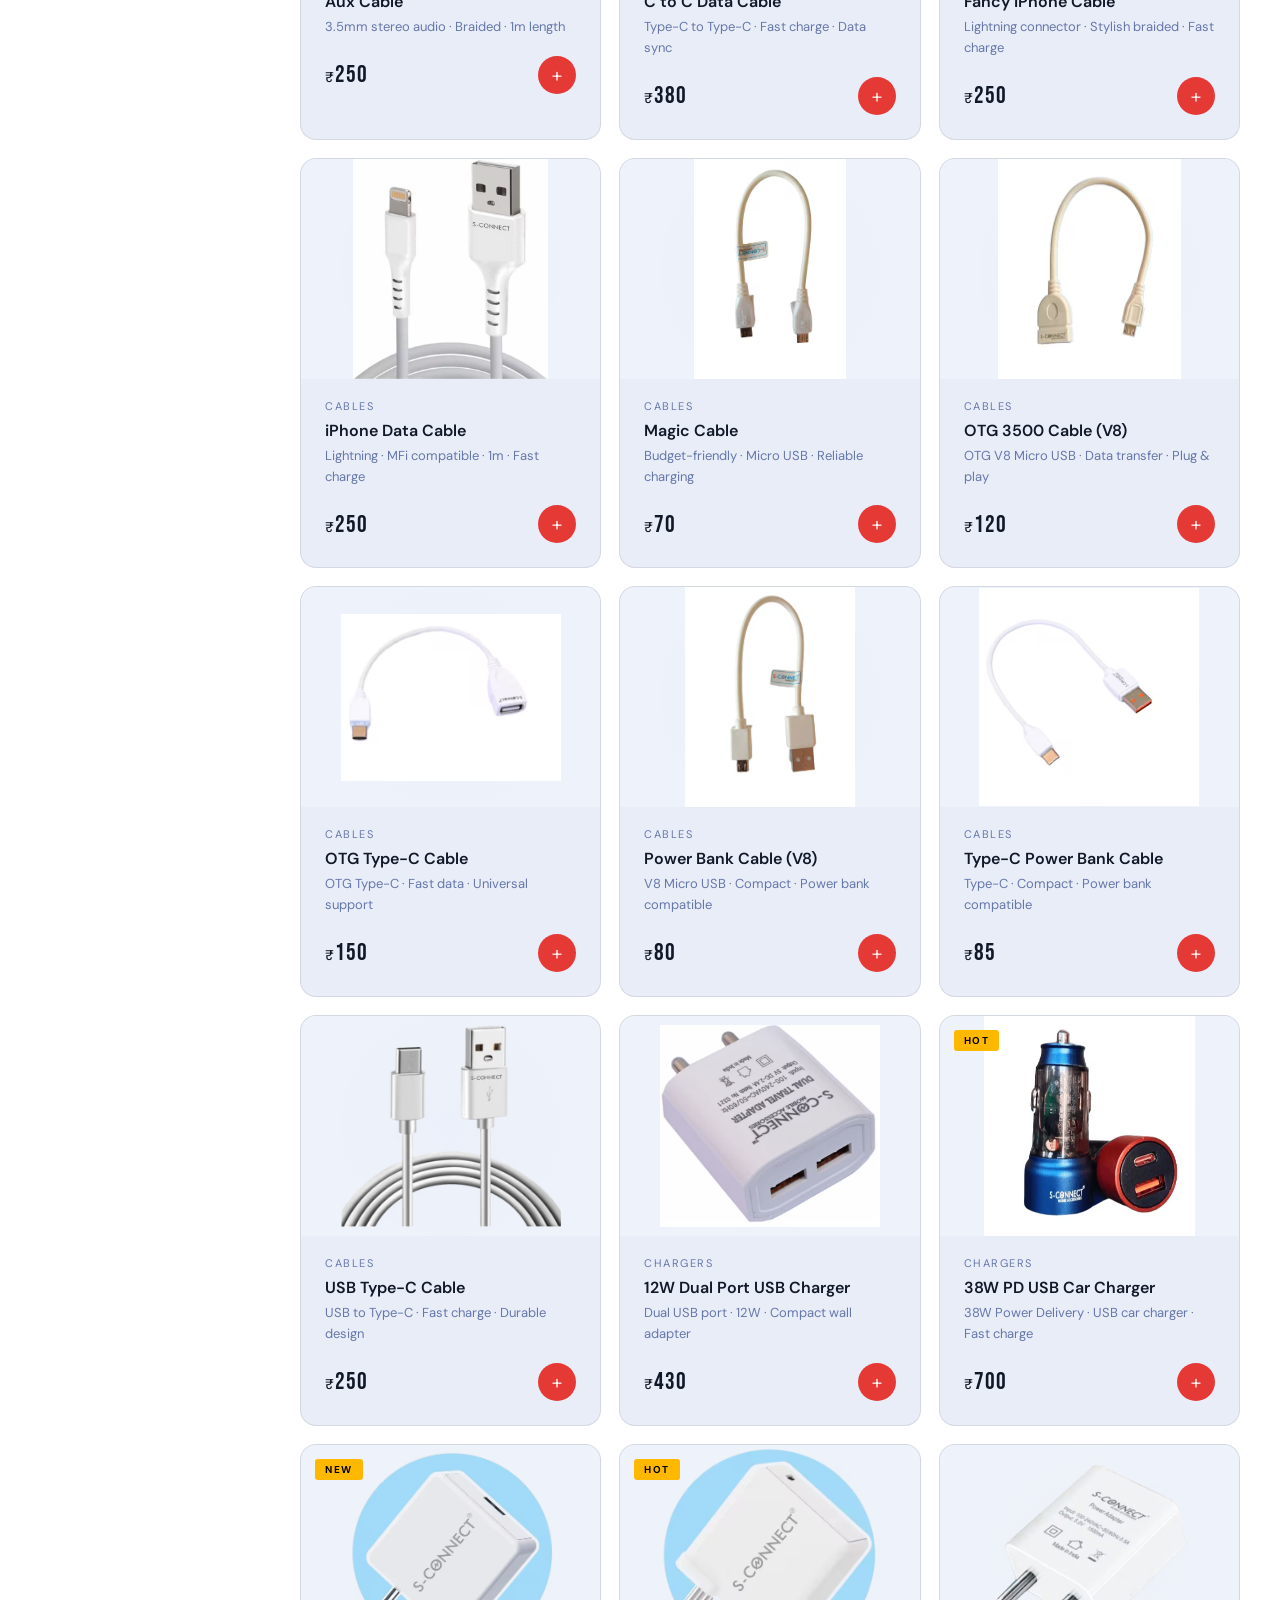
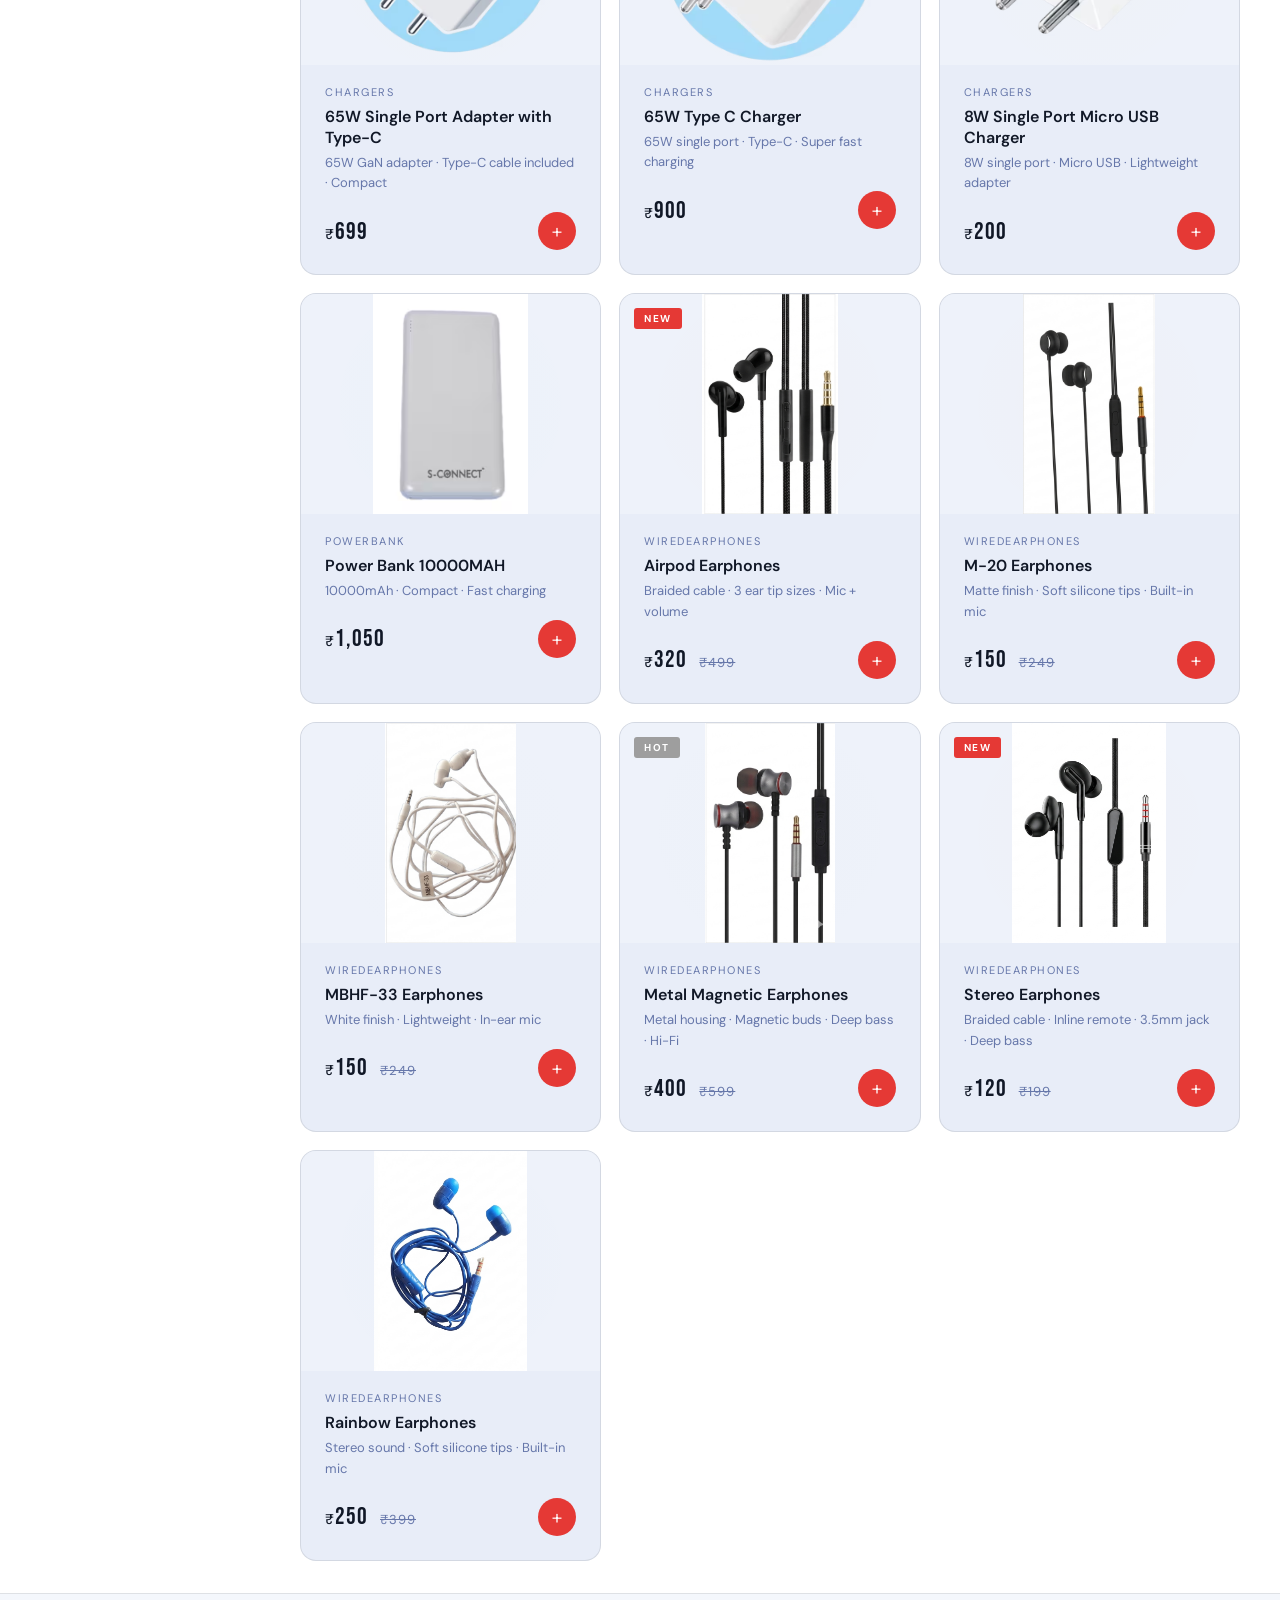
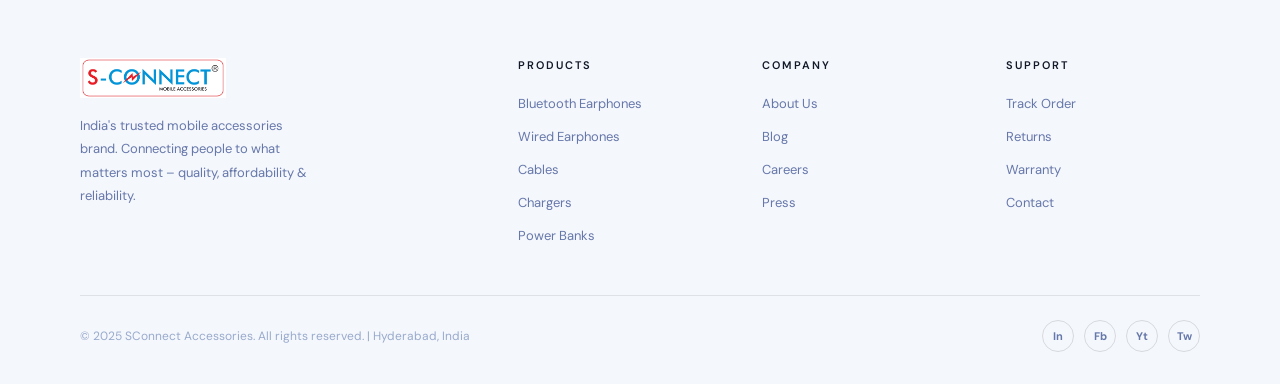
<file: product.html>
﻿<!DOCTYPE html>
<html lang="en">
<head>
  <meta charset="UTF-8">
  <meta name="viewport" content="width=device-width, initial-scale=1.0">
  <title>Product  SConnect Accessories</title>
  <meta name="description" content="Product details – SConnect Accessories">
  <link href="https://fonts.googleapis.com/css2?family=Bebas+Neue&family=DM+Sans:wght@300;400;500;600;700&display=swap" rel="stylesheet">
  <link rel="stylesheet" href="css/style.css">
</head>
<body>

<!-- â”€â”€ NAVBAR â”€â”€ -->
<nav id="navbar">
  <a class="nav-logo" href="index.html">
    <img src="photos/sconnects.jpg" alt="SConnect Mobile Accessories" class="nav-logo-img">
  </a>
  <ul class="nav-links">
    <li><a href="index.html">Home</a></li>
    <li><a href="products.html" class="active">Products</a></li>
    <li><a href="about.html">About</a></li>
    <li><a href="contact.html">Contact</a></li>
  </ul>
  <div class="nav-right">
    <button class="nav-icon-btn" title="Search">
      <svg width="15" height="15" viewBox="0 0 24 24" fill="none" stroke="currentColor" stroke-width="2" stroke-linecap="round"><circle cx="11" cy="11" r="8"/><line x1="21" y1="21" x2="16.65" y2="16.65"/></svg>
    </button>
    <button class="nav-icon-btn nav-cart" onclick="toggleCart()" title="Cart">
      <svg width="15" height="15" viewBox="0 0 24 24" fill="none" stroke="currentColor" stroke-width="2" stroke-linecap="round"><path d="M6 2L3 6v14a2 2 0 002 2h14a2 2 0 002-2V6l-3-4z"/><line x1="3" y1="6" x2="21" y2="6"/><path d="M16 10a4 4 0 01-8 0"/></svg>
      <span class="cart-count" id="cartCount">0</span>
    </button>
    <a href="products.html" class="btn-nav">Shop Now</a>
  </div>
</nav>

<!-- â”€â”€ CART DRAWER â”€â”€ -->
<div class="cart-overlay" id="cartOverlay" onclick="toggleCart()"></div>
<div class="cart-drawer" id="cartDrawer">
  <div class="cart-header">
    <h3>YOUR CART</h3>
    <button class="cart-close" onclick="toggleCart()">✕</button>
  </div>
  <div class="cart-items" id="cartItems">
    <div class="cart-empty">
      <svg width="48" height="48" viewBox="0 0 24 24" fill="none" stroke="currentColor" stroke-width="1.2" opacity="0.3"><path d="M6 2L3 6v14a2 2 0 002 2h14a2 2 0 002-2V6l-3-4z"/><line x1="3" y1="6" x2="21" y2="6"/><path d="M16 10a4 4 0 01-8 0"/></svg>
      <p>Your cart is empty</p>
    </div>
  </div>
  <div class="cart-footer">
    <div class="cart-subtotal">
      <span>Subtotal</span>
      <strong id="cartTotal"></strong>
    </div>
    <button class="btn-checkout" onclick="checkout()">Proceed to Checkout</button>
  </div>
</div>

<!-- â”€â”€ TOAST â”€â”€ -->
<div class="toast" id="toast"><span class="toast-icon"></span><span id="toastMsg"></span></div>

<!-- â”€â”€ PRODUCT DETAIL â”€â”€ -->
<div class="detail-page">

  <!-- Breadcrumb -->
  <div class="detail-breadcrumb">
    <a href="products.html">Products</a>
    <span></span>
    <span id="bc-cat"></span>
    <span></span>
    <span id="bc-name"></span>
  </div>

  <!-- Main Layout -->
  <div class="detail-layout">

    <!-- Image -->
    <div class="detail-img-wrap">
      <div class="detail-img-inner" id="detail-img">
        <!-- filled by JS -->
      </div>
    </div>

    <!-- Info -->
    <div class="detail-info">
      <div id="detail-badge" class="detail-badge" style="display:none"></div>
      <div class="detail-cat" id="detail-cat"></div>
      <h1 class="detail-name" id="detail-name"></h1>
      <div class="detail-stars" id="detail-stars"></div>

      <div class="detail-price" id="detail-price"></div>

      <div class="detail-divider"></div>

      <div class="detail-features-title">What's in the box / Features</div>
      <ul class="detail-features" id="detail-features"></ul>

      <div class="detail-actions">
        <div class="detail-qty">
          <button class="detail-qty-btn" id="detail-qty-dec"></button>
          <input class="detail-qty-num" id="detail-qty-num" type="number" value="1" min="1" readonly>
          <button class="detail-qty-btn" id="detail-qty-inc">+</button>
        </div>
        <button class="detail-add-btn" id="detail-add-btn">
          <svg width="18" height="18" viewBox="0 0 24 24" fill="none" stroke="currentColor" stroke-width="2" stroke-linecap="round"><path d="M6 2L3 6v14a2 2 0 002 2h14a2 2 0 002-2V6l-3-4z"/><line x1="3" y1="6" x2="21" y2="6"/><path d="M16 10a4 4 0 01-8 0"/></svg>
          Add to Cart
        </button>
      </div>

      <div class="detail-meta">
        <div class="detail-meta-row"><span>Category</span><strong id="meta-cat"></strong></div>
        <div class="detail-meta-row"><span>Availability</span><strong style="color:var(--blue)">In Stock</strong></div>
        <div class="detail-meta-row"><span>Warranty</span><strong>1 Year</strong></div>
      </div>
    </div>
  </div>

  <!-- Related Products -->
  <div class="detail-related">
    <h3>YOU MAY ALSO LIKE</h3>
    <div class="detail-related-grid" id="detail-related-grid"></div>
  </div>

</div>

<!-- â”€â”€ FOOTER â”€â”€ -->
<footer>
  <div class="footer-top">
    <div class="footer-brand">
      <div class="logo-wrap">
        <img src="photos/sconnects.jpg" alt="SConnect Mobile Accessories" class="footer-logo-img">
      </div>
      <p>India's trusted mobile accessories brand. Connecting people to what matters most â€” quality, affordability &amp; reliability.</p>
    </div>
    <div class="footer-col">
      <h4>Products</h4>
      <ul>
        <li><a href="products.html?cat=Bluetooth">Bluetooth Earphones</a></li>
        <li><a href="products.html?cat=WiredEarphones">Wired Earphones</a></li>
        <li><a href="products.html?cat=Cables">Cables</a></li>
        <li><a href="products.html?cat=Chargers">Chargers</a></li>
        <li><a href="products.html?cat=PowerBank">Power Banks</a></li>
      </ul>
    </div>
    <div class="footer-col">
      <h4>Company</h4>
      <ul>
        <li><a href="about.html">About Us</a></li>
        <li><a href="#">Blog</a></li>
        <li><a href="#">Careers</a></li>
        <li><a href="#">Press</a></li>
      </ul>
    </div>
    <div class="footer-col">
      <h4>Support</h4>
      <ul>
        <li><a href="#">Track Order</a></li>
        <li><a href="#">Returns</a></li>
        <li><a href="#">Warranty</a></li>
        <li><a href="contact.html">Contact</a></li>
      </ul>
    </div>
  </div>
  <div class="footer-bottom">
    <p class="footer-copy">© 2025 SConnect Accessories. All rights reserved. | Hyderabad, India</p>
    <div class="footer-socials">
      <a class="fsoc">In</a><a class="fsoc">Fb</a><a class="fsoc">Yt</a><a class="fsoc">Tw</a>
    </div>
  </div>
</footer>

<button class="back-top" id="backTop" onclick="window.scrollTo({top:0,behavior:'smooth'})"></button>

<script src="js/data.js"></script>
<script src="js/cart.js"></script>
<script src="js/main.js"></script>
<script>
(function () {
  const id = parseInt(new URLSearchParams(window.location.search).get('id'));
  const p  = products.find(x => x.id === id);

  if (!p) { window.location = 'products.html'; return; }

  /* Page title */
  document.title = p.name + ' S-Connect Accessories';

  /* Breadcrumb */
  document.getElementById('bc-cat').textContent  = p.cat;
  document.getElementById('bc-name').textContent = p.name;

  /* Image */
  const imgWrap = document.getElementById('detail-img');
  imgWrap.style.background = '#EEF2FA';
  imgWrap.innerHTML =
    `<div style="position:absolute;inset:0;background:radial-gradient(circle,${p.color}28 0%,transparent 70%)"></div>` +
    `<div style="position:relative;z-index:1;display:flex;align-items:center;justify-content:center;width:100%;height:100%">` +
    (p.img
      ? `<img src="${p.img}" alt="${p.name}" style="max-width:85%;max-height:85%;object-fit:contain;display:block">`
      : `<div style="transform:scale(2)">${svgFor(p.svg, p.color)}</div>`) +
    `</div>`;

  /* Badge */
  if (p.badge) {
    const b = document.getElementById('detail-badge');
    b.textContent = p.badge;
    b.style.display = 'inline-block';
  }

  /* Text fields */
  document.getElementById('detail-cat').textContent  = p.cat;
  document.getElementById('detail-name').textContent = p.name;
  document.getElementById('meta-cat').textContent    = p.cat;

  /* Stars */
  document.getElementById('detail-stars').textContent =
    '★'.repeat(p.rating) + '☆'.repeat(5 - p.rating) + '  (' + p.rating + '.0)';

  /* Price */
  document.getElementById('detail-price').innerHTML =
    `<span class="currency">₹</span>${p.price.toLocaleString('en-IN')}` +
    (p.old ? `<span class="old">₹${p.old.toLocaleString('en-IN')}</span>` : '');

  /* Features â€” split description by · */
  const features = p.desc.split(' · ').map(f => f.trim()).filter(Boolean);
  document.getElementById('detail-features').innerHTML =
    features.map(f => `<li>${f}</li>`).join('');

  /* Quantity */
  let qty = 1;
  const qtyEl = document.getElementById('detail-qty-num');

  document.getElementById('detail-qty-dec').addEventListener('click', () => {
    if (qty > 1) { qty--; qtyEl.value = qty; }
  });
  document.getElementById('detail-qty-inc').addEventListener('click', () => {
    qty++;
    qtyEl.value = qty;
  });

  /* Add to cart */
  document.getElementById('detail-add-btn').addEventListener('click', () => {
    for (let i = 0; i < qty; i++) addToCart(p.id);
  });

  /* Related products (same category, excluding this product, max 4) */
  const related = products.filter(x => x.cat === p.cat && x.id !== p.id).slice(0, 4);
  const grid = document.getElementById('detail-related-grid');
  if (related.length) {
    grid.innerHTML = related.map(cardHTML).join('');
  } else {
    document.querySelector('.detail-related').style.display = 'none';
  }

  updateCartUI();
})();
</script>
</body>
</html>
</file>
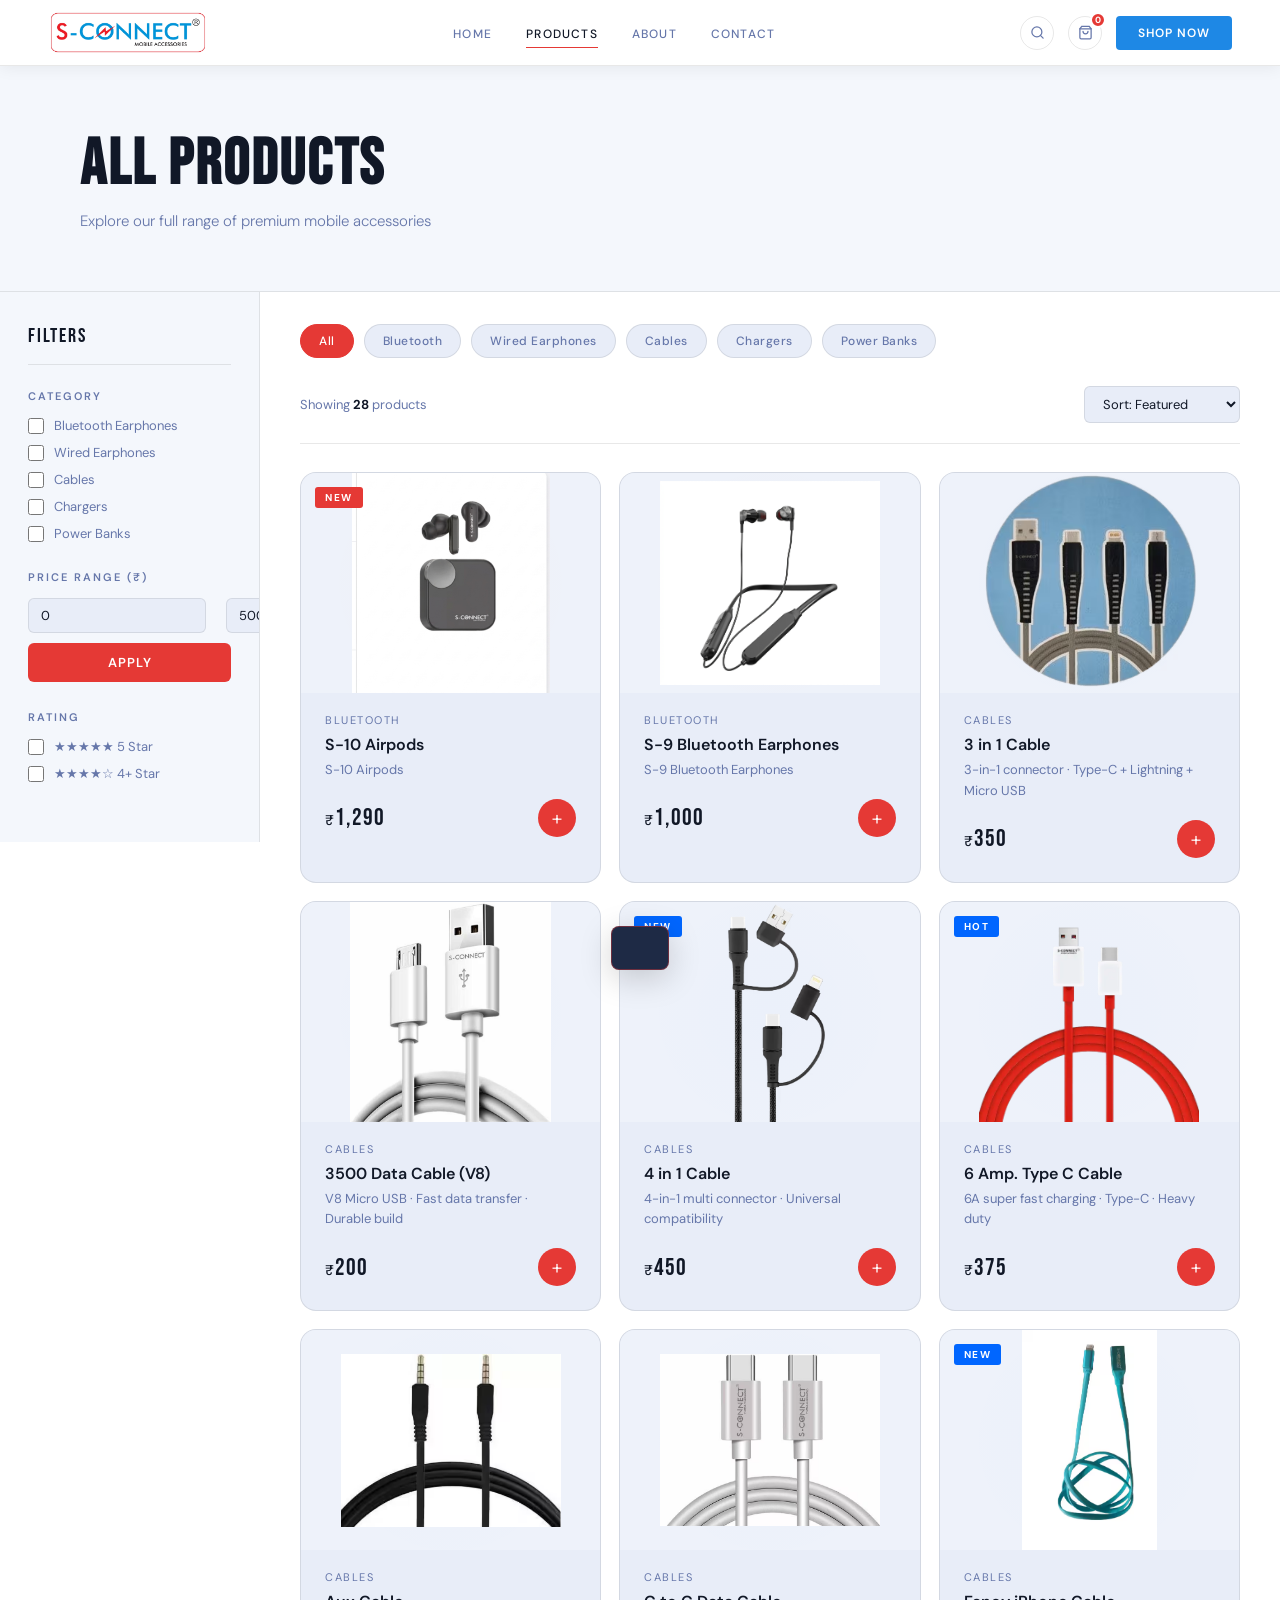
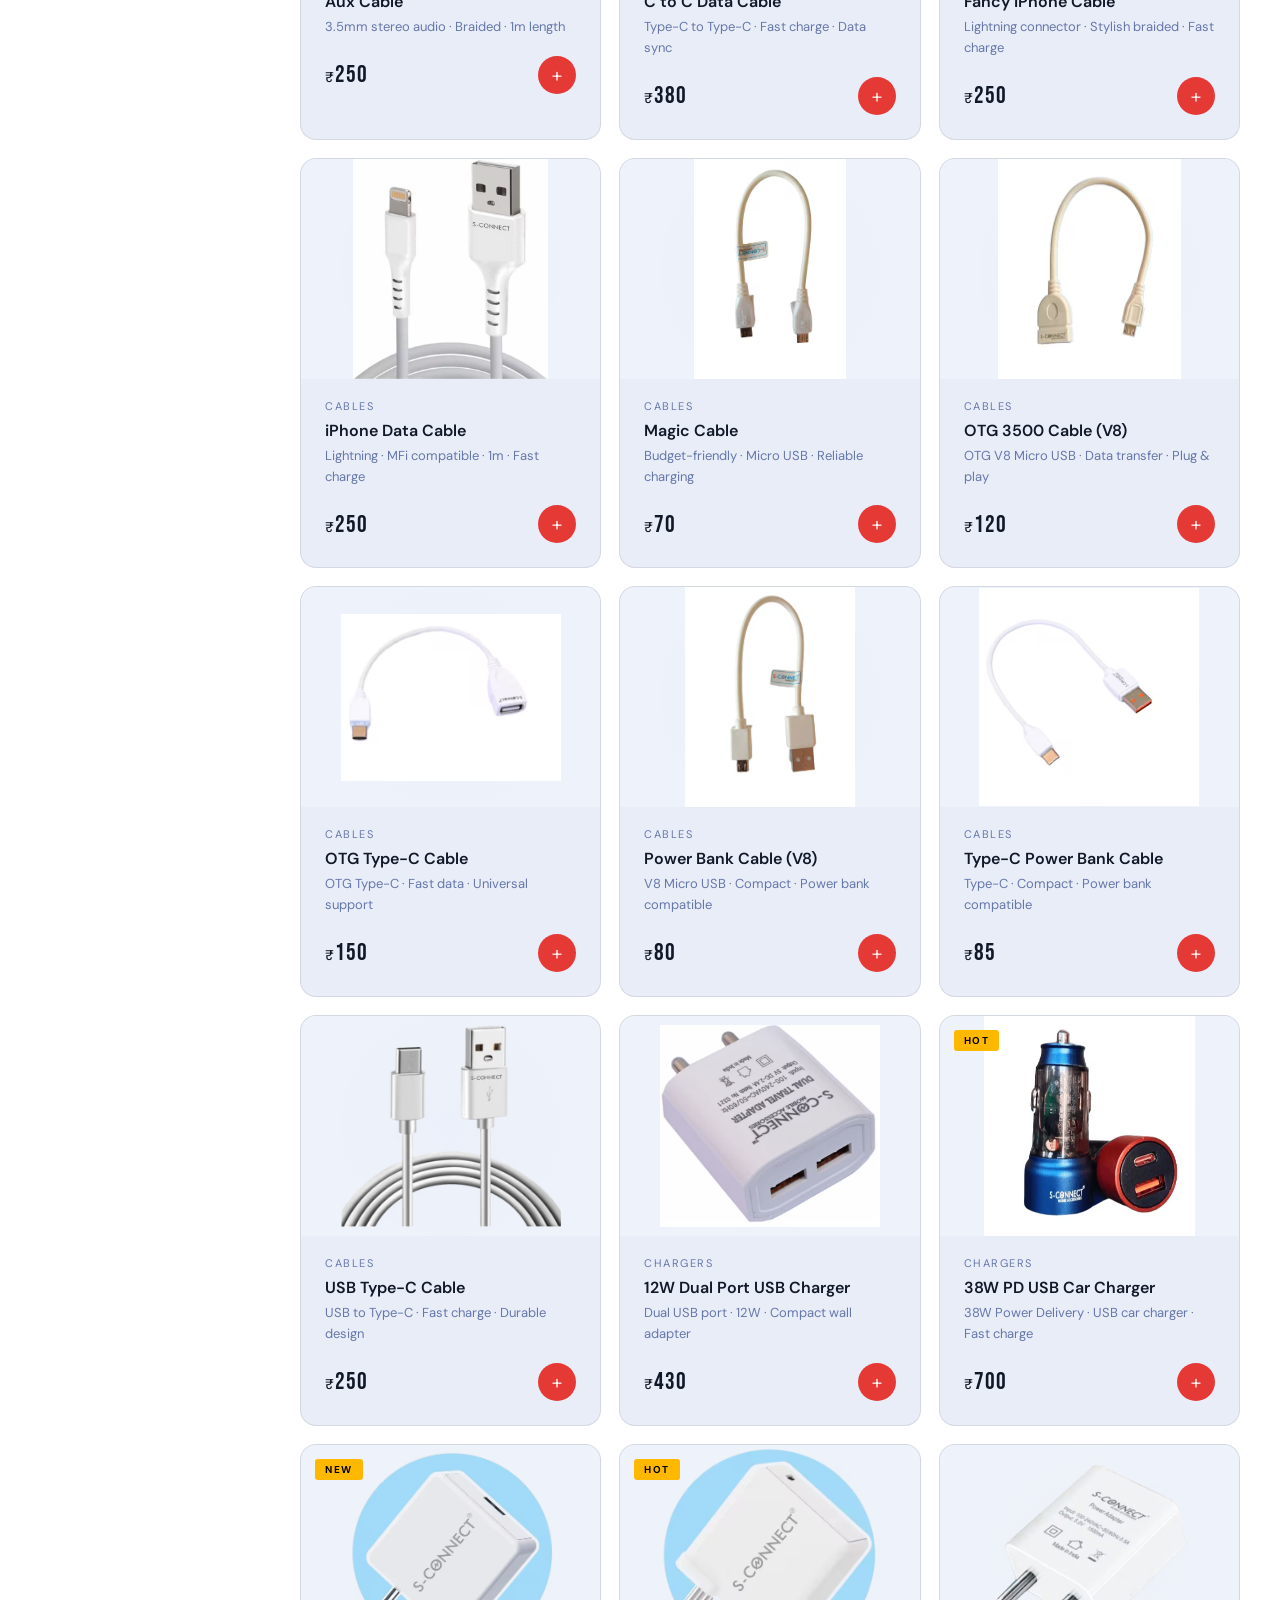
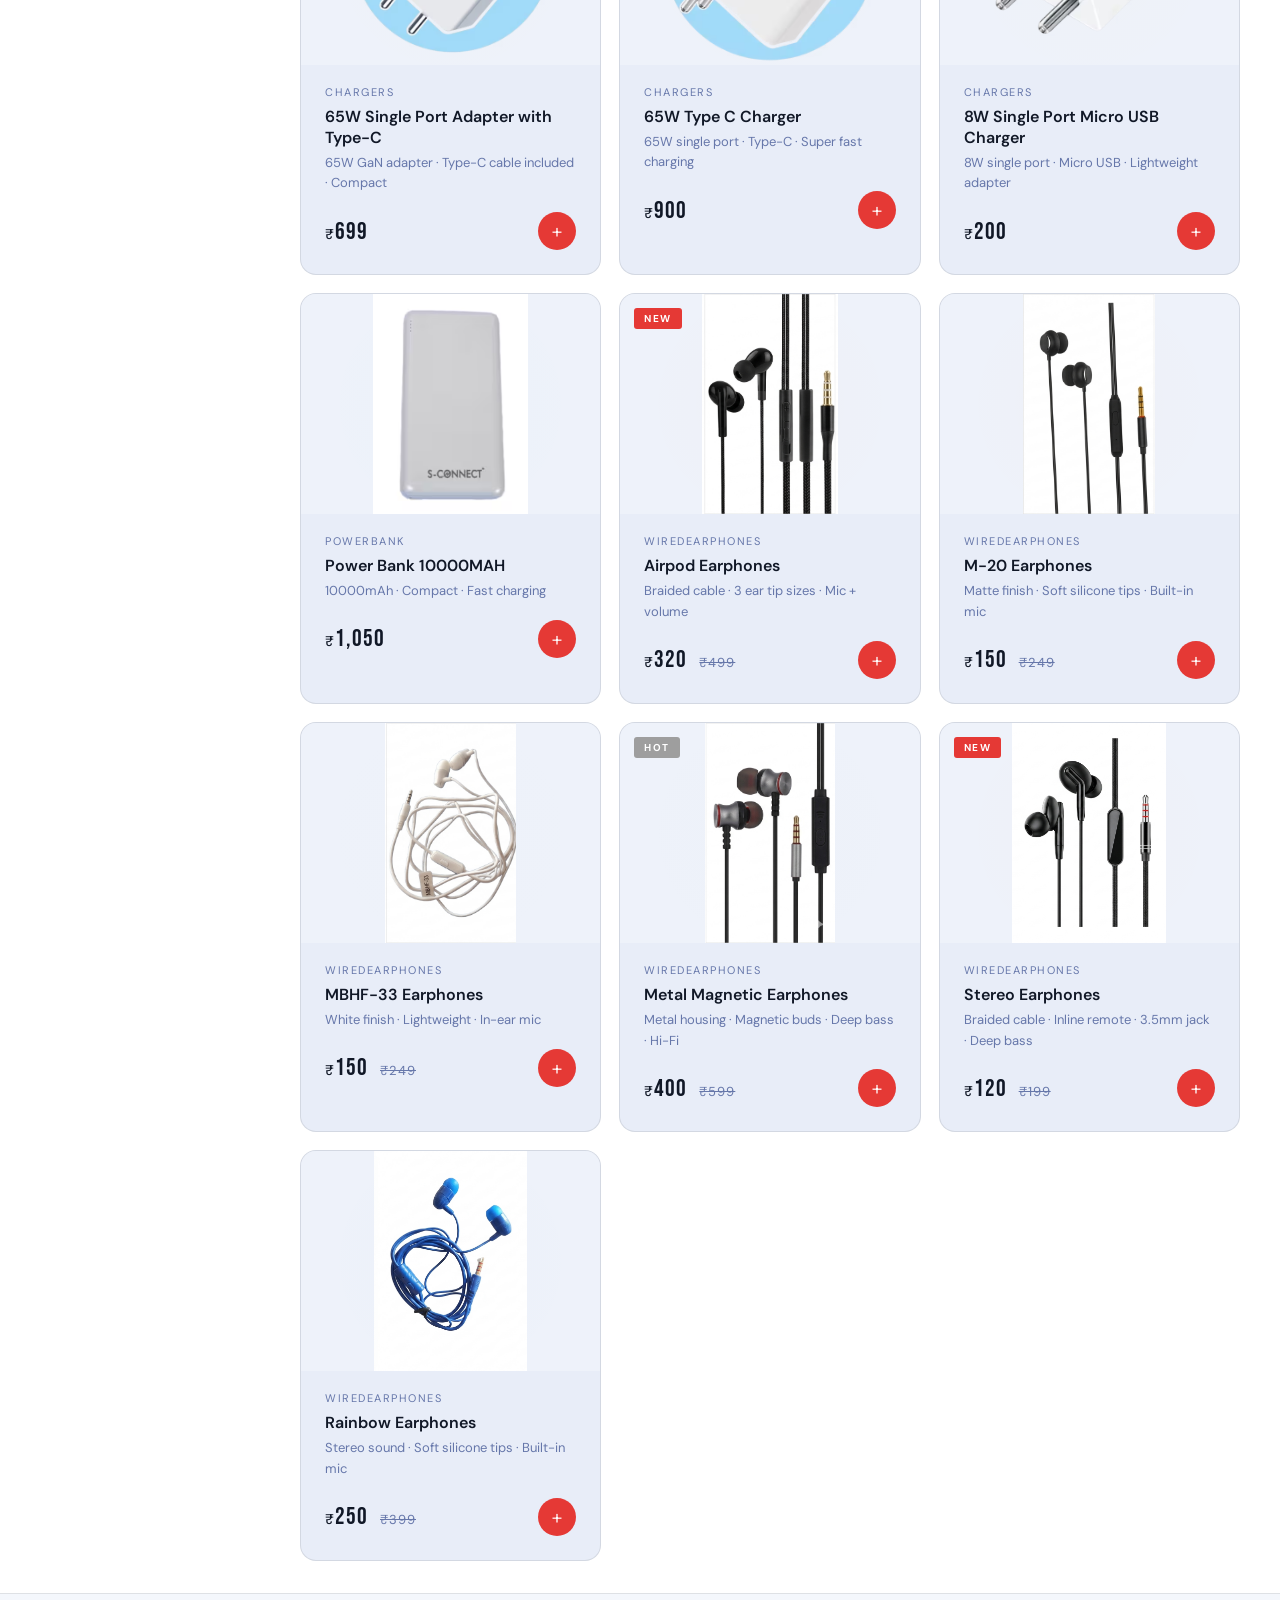
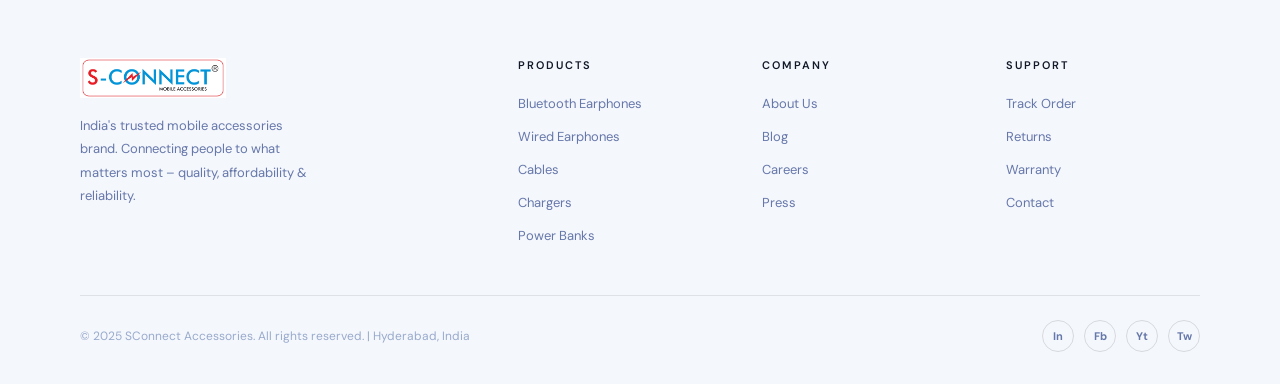
<file: products.html>
﻿<!DOCTYPE html>
<html lang="en">
<head>
  <meta charset="UTF-8">
  <meta name="viewport" content="width=device-width, initial-scale=1.0">
  <title>All Products S-Connect Accessories</title>
  <meta name="description" content="Shop all SConnect premium mobile accessories – earphones, cables, chargers, power banks and phone cases.">
  <link href="https://fonts.googleapis.com/css2?family=Bebas+Neue&family=DM+Sans:wght@300;400;500;600;700&display=swap" rel="stylesheet">
  <link rel="stylesheet" href="css/style.css">
</head>
<body>

<!-- â”€â”€ NAVBAR â”€â”€ -->
<nav id="navbar">
  <a class="nav-logo" href="index.html">
    <img src="photos/sconnects.jpg" alt="SConnect Mobile Accessories" class="nav-logo-img">
  </a>
  <ul class="nav-links">
    <li><a href="index.html">Home</a></li>
    <li><a href="products.html" class="active">Products</a></li>
    <li><a href="about.html">About</a></li>
    <li><a href="contact.html">Contact</a></li>
  </ul>
  <div class="nav-right">
    <button class="nav-icon-btn" title="Search">
      <svg width="15" height="15" viewBox="0 0 24 24" fill="none" stroke="currentColor" stroke-width="2" stroke-linecap="round"><circle cx="11" cy="11" r="8"/><line x1="21" y1="21" x2="16.65" y2="16.65"/></svg>
    </button>
    <button class="nav-icon-btn nav-cart" onclick="toggleCart()" title="Cart">
      <svg width="15" height="15" viewBox="0 0 24 24" fill="none" stroke="currentColor" stroke-width="2" stroke-linecap="round"><path d="M6 2L3 6v14a2 2 0 002 2h14a2 2 0 002-2V6l-3-4z"/><line x1="3" y1="6" x2="21" y2="6"/><path d="M16 10a4 4 0 01-8 0"/></svg>
      <span class="cart-count" id="cartCount">0</span>
    </button>
    <a href="products.html" class="btn-nav">Shop Now</a>
  </div>
</nav>

<!-- â”€â”€ CART DRAWER â”€â”€ -->
<div class="cart-overlay" id="cartOverlay" onclick="toggleCart()"></div>
<div class="cart-drawer" id="cartDrawer">
  <div class="cart-header">
    <h3>YOUR CART</h3>
    <button class="cart-close" onclick="toggleCart()">✕</button>
  </div>
  <div class="cart-items" id="cartItems">
    <div class="cart-empty">
      <svg width="48" height="48" viewBox="0 0 24 24" fill="none" stroke="currentColor" stroke-width="1.2" opacity="0.3"><path d="M6 2L3 6v14a2 2 0 002 2h14a2 2 0 002-2V6l-3-4z"/><line x1="3" y1="6" x2="21" y2="6"/><path d="M16 10a4 4 0 01-8 0"/></svg>
      <p>Your cart is empty</p>
    </div>
  </div>
  <div class="cart-footer">
    <div class="cart-subtotal">
      <span>Subtotal</span>
      <strong id="cartTotal"></strong>
    </div>
    <button class="btn-checkout" onclick="checkout()">Proceed to Checkout →</button>
  </div>
</div>

<!-- â”€â”€ TOAST â”€â”€ -->
<div class="toast" id="toast"><span class="toast-icon"></span><span id="toastMsg"></span></div>

<!-- â”€â”€ PAGE CONTENT â”€â”€ -->
<div class="products-page">
  <div class="products-hero">
    <h1>ALL PRODUCTS</h1>
    <p>Explore our full range of premium mobile accessories</p>
  </div>

  <div class="products-layout">
    <!-- Sidebar Filters -->
    <div class="filters-sidebar">
      <div class="filter-title">FILTERS</div>

      <div class="filter-group">
        <div class="filter-group-title">Category</div>
        <div class="filter-options">
          <label class="filter-opt"><input type="checkbox" value="Bluetooth" onchange="applyFilters()"><span>Bluetooth Earphones</span></label>
          <label class="filter-opt"><input type="checkbox" value="WiredEarphones" onchange="applyFilters()"><span>Wired Earphones</span></label>
          <label class="filter-opt"><input type="checkbox" value="Cables" onchange="applyFilters()"><span>Cables</span></label>
          <label class="filter-opt"><input type="checkbox" value="Chargers" onchange="applyFilters()"><span>Chargers</span></label>
          <label class="filter-opt"><input type="checkbox" value="PowerBank" onchange="applyFilters()"><span>Power Banks</span></label>
        </div>
      </div>

      <div class="filter-group">
        <div class="filter-group-title">Price Range (₹)</div>
        <div class="price-inputs">
          <input class="price-input" type="number" id="priceMin" placeholder="0" value="0">
          <span class="price-sep"></span>
          <input class="price-input" type="number" id="priceMax" placeholder="5000" value="5000">
        </div>
        <button class="filter-apply" onclick="applyFilters()">Apply</button>
      </div>

      <div class="filter-group">
        <div class="filter-group-title">Rating</div>
        <div class="filter-options">
          <label class="filter-opt"><input type="checkbox" class="rating-cb" value="5" onchange="applyFilters()"><span>★★★★★ 5 Star</span></label>
          <label class="filter-opt"><input type="checkbox" class="rating-cb" value="4" onchange="applyFilters()"><span>★★★★☆ 4+ Star</span></label>
        </div>
      </div>
    </div>

    <!-- Products Main -->
    <div class="products-main">
      <div class="category-tabs">
        <button class="cat-tab active" data-cat="All" onclick="setActiveTab(this,'All')">All</button>
        <button class="cat-tab" data-cat="Bluetooth" onclick="setActiveTab(this,'Bluetooth')">Bluetooth</button>
        <button class="cat-tab" data-cat="WiredEarphones" onclick="setActiveTab(this,'WiredEarphones')">Wired Earphones</button>
        <button class="cat-tab" data-cat="Cables" onclick="setActiveTab(this,'Cables')">Cables</button>
        <button class="cat-tab" data-cat="Chargers" onclick="setActiveTab(this,'Chargers')">Chargers</button>
        <button class="cat-tab" data-cat="PowerBank" onclick="setActiveTab(this,'PowerBank')">Power Banks</button>
      </div>

      <div class="products-toolbar">
        <div class="products-count">Showing <strong id="prodCount">0</strong> products</div>
        <select class="sort-select" id="sortSelect" onchange="applyFilters()">
          <option value="default">Sort: Featured</option>
          <option value="price-asc">Price: Low to High</option>
          <option value="price-desc">Price: High to Low</option>
          <option value="rating">Highest Rated</option>
          <option value="newest">Newest First</option>
        </select>
      </div>

      <div class="all-products-grid" id="allProductsGrid"></div>
    </div>
  </div>
</div>

<!-- â”€â”€ FOOTER â”€â”€ -->
<footer>
  <div class="footer-top">
    <div class="footer-brand">
      <div class="logo-wrap">
        <img src="photos/sconnects.jpg" alt="SConnect Mobile Accessories" class="footer-logo-img">
      </div>
      <p>India's trusted mobile accessories brand. Connecting people to what matters most – quality, affordability &amp; reliability.</p>
    </div>
    <div class="footer-col">
      <h4>Products</h4>
      <ul>
        <li><a href="products.html?cat=Bluetooth">Bluetooth Earphones</a></li>
        <li><a href="products.html?cat=WiredEarphones">Wired Earphones</a></li>
        <li><a href="products.html?cat=Cables">Cables</a></li>
        <li><a href="products.html?cat=Chargers">Chargers</a></li>
        <li><a href="products.html?cat=PowerBank">Power Banks</a></li>
      </ul>
    </div>
    <div class="footer-col">
      <h4>Company</h4>
      <ul>
        <li><a href="about.html">About Us</a></li>
        <li><a href="#">Blog</a></li>
        <li><a href="#">Careers</a></li>
        <li><a href="#">Press</a></li>
      </ul>
    </div>
    <div class="footer-col">
      <h4>Support</h4>
      <ul>
        <li><a href="#">Track Order</a></li>
        <li><a href="#">Returns</a></li>
        <li><a href="#">Warranty</a></li>
        <li><a href="contact.html">Contact</a></li>
      </ul>
    </div>
  </div>
  <div class="footer-bottom">
    <p class="footer-copy">© 2025 SConnect Accessories. All rights reserved. | Hyderabad, India</p>
    <div class="footer-socials">
      <a class="fsoc">In</a><a class="fsoc">Fb</a><a class="fsoc">Yt</a><a class="fsoc">Tw</a>
    </div>
  </div>
</footer>

<button class="back-top" id="backTop" onclick="window.scrollTo({top:0,behavior:'smooth'})">â†‘</button>

<script src="js/data.js"></script>
<script src="js/cart.js"></script>
<script src="js/main.js"></script>
<script>
  let activeTab = 'All';

  function applyFilters() {
    const sort = document.getElementById('sortSelect').value;
    const min  = parseInt(document.getElementById('priceMin').value) || 0;
    const max  = parseInt(document.getElementById('priceMax').value) || 99999;
    const cats = [...document.querySelectorAll('.filters-sidebar input[type=checkbox]:not(.rating-cb):checked')].map(c => c.value);
    const ratings = [...document.querySelectorAll('.rating-cb:checked')].map(c => parseInt(c.value));

    let list = [...products];
    if (activeTab !== 'All') list = list.filter(p => p.cat === activeTab);
    if (cats.length) list = list.filter(p => cats.includes(p.cat));
    list = list.filter(p => p.price >= min && p.price <= max);
    if (ratings.length) list = list.filter(p => ratings.includes(p.rating));

    if (sort === 'price-asc')  list.sort((a, b) => a.price - b.price);
    else if (sort === 'price-desc') list.sort((a, b) => b.price - a.price);
    else if (sort === 'rating') list.sort((a, b) => b.rating - a.rating);
    else if (sort === 'newest') list.sort((a, b) => b.id - a.id);

    document.getElementById('prodCount').textContent = list.length;
    const g = document.getElementById('allProductsGrid');
    g.innerHTML = list.length
      ? list.map(cardHTML).join('')
      : `<div style="grid-column:1/-1;text-align:center;padding:60px 20px;color:var(--muted)">
           <div style="font-size:40px;margin-bottom:12px">🔍</div>
           <div>No products match your filters.</div>
         </div>`;
  }

  function setActiveTab(el, cat) {
    document.querySelectorAll('.cat-tab').forEach(t => t.classList.remove('active'));
    el.classList.add('active');
    activeTab = cat;
    applyFilters();
  }

  /* Read ?cat= URL param to pre-select a category */
  (function initFromURL() {
    const cat = new URLSearchParams(window.location.search).get('cat');
    if (cat) {
      activeTab = cat;
      document.querySelectorAll('.cat-tab').forEach(t => {
        t.classList.toggle('active', t.dataset.cat === cat);
      });
    }
    applyFilters();
  })();

  updateCartUI();
</script>
</body>
</html>
</file>
<file: css/style.css>
/* ================================================
   SCONNECT ACCESSORIES — Global Stylesheet
   ================================================ */
*,*::before,*::after{box-sizing:border-box;margin:0;padding:0}
:root{
  --primary:#E53935;--primary-dark:#C62828;
  --blue:#1E88E5;--blue-dark:#1565C0;
  --dark:#FFFFFF;--dark2:#F4F7FC;--dark3:#E8EDF8;--dark4:#DCE4F4;
  --gray:#C8D4E8;--border:rgba(0,0,0,0.09);
  --muted:#6677AA;--muted2:#99AACC;--white:#111827;
  --font-display:'Bebas Neue',sans-serif;--font-body:'DM Sans',sans-serif;
}
html{scroll-behavior:smooth}
body{font-family:var(--font-body);background:var(--dark);color:var(--white);overflow-x:hidden;-webkit-font-smoothing:antialiased}
a{text-decoration:none;color:inherit}
ul{list-style:none}
button{font-family:var(--font-body);cursor:pointer}

/* ── NAV ── */
nav{position:fixed;top:0;left:0;right:0;z-index:1000;display:flex;align-items:center;justify-content:space-between;padding:0 48px;height:66px;background:rgba(255,255,255,0.97);backdrop-filter:blur(14px);border-bottom:1px solid var(--border);box-shadow:0 1px 16px rgba(0,0,0,0.07)}
.nav-logo{display:flex;align-items:center;gap:10px;text-decoration:none;color:inherit}
.nav-logo-img{height:44px;width:auto;object-fit:contain;display:block}
.nav-logo-icon{width:36px;height:36px;background:var(--primary);border-radius:8px;display:flex;align-items:center;justify-content:center;flex-shrink:0}
.nav-logo-icon svg{width:20px;height:20px;fill:none;stroke:#fff;stroke-width:2.2;stroke-linecap:round;stroke-linejoin:round}
.nav-logo-text{font-family:var(--font-display);font-size:24px;letter-spacing:3px}
.nav-logo-text span{color:var(--primary)}
.nav-links{display:flex;gap:34px}
.nav-links a{font-size:12px;font-weight:500;letter-spacing:1.2px;text-transform:uppercase;color:var(--muted);transition:color 0.2s;padding:4px 0;position:relative}
.nav-links a::after{content:'';position:absolute;bottom:-2px;left:0;right:0;height:1px;background:var(--primary);transform:scaleX(0);transition:transform 0.25s}
.nav-links a:hover,.nav-links a.active{color:var(--white)}
.nav-links a:hover::after,.nav-links a.active::after{transform:scaleX(1)}
.nav-right{display:flex;align-items:center;gap:14px}
.nav-icon-btn{width:34px;height:34px;background:transparent;border:1px solid var(--border);border-radius:50%;display:flex;align-items:center;justify-content:center;color:var(--muted);transition:all 0.2s;cursor:pointer}
.nav-icon-btn:hover{border-color:var(--primary);color:var(--primary)}
.nav-cart{position:relative}
.cart-count{position:absolute;top:-5px;right:-5px;background:var(--primary);color:#fff;font-size:9px;font-weight:700;width:16px;height:16px;border-radius:50%;display:flex;align-items:center;justify-content:center;border:2px solid var(--dark)}
.btn-nav{background:var(--blue);color:#fff;border:none;padding:9px 22px;border-radius:4px;font-size:12px;font-weight:600;letter-spacing:1px;text-transform:uppercase;transition:all 0.2s;display:inline-flex;align-items:center}
.btn-nav:hover{background:var(--blue-dark);transform:translateY(-1px)}

/* ── CART DRAWER ── */
.cart-overlay{position:fixed;inset:0;background:rgba(0,0,0,0.7);z-index:2000;opacity:0;pointer-events:none;transition:opacity 0.3s;backdrop-filter:blur(4px)}
.cart-overlay.open{opacity:1;pointer-events:all}
.cart-drawer{position:fixed;top:0;right:0;bottom:0;width:420px;background:var(--dark2);z-index:2001;transform:translateX(100%);transition:transform 0.35s cubic-bezier(0.4,0,0.2,1);display:flex;flex-direction:column;border-left:1px solid var(--border)}
.cart-drawer.open{transform:translateX(0)}
.cart-header{display:flex;align-items:center;justify-content:space-between;padding:24px 28px;border-bottom:1px solid var(--border)}
.cart-header h3{font-family:var(--font-display);font-size:24px;letter-spacing:2px}
.cart-close{width:36px;height:36px;background:var(--dark3);border:none;border-radius:50%;color:var(--white);font-size:18px;display:flex;align-items:center;justify-content:center;transition:all 0.2s;cursor:pointer}
.cart-close:hover{background:var(--primary)}
.cart-items{flex:1;overflow-y:auto;padding:20px 28px;display:flex;flex-direction:column;gap:16px}
.cart-items::-webkit-scrollbar{width:4px}
.cart-items::-webkit-scrollbar-thumb{background:var(--gray);border-radius:2px}
.cart-item{display:flex;gap:14px;align-items:center;background:var(--dark3);border-radius:10px;padding:14px;border:1px solid var(--border)}
.cart-item-img{width:60px;height:60px;background:var(--dark4);border-radius:8px;display:flex;align-items:center;justify-content:center;flex-shrink:0;overflow:hidden}
.cart-item-info{flex:1}
.cart-item-name{font-size:14px;font-weight:600;margin-bottom:4px}
.cart-item-price{font-size:13px;color:var(--primary);font-weight:600}
.cart-item-qty{display:flex;align-items:center;gap:10px;margin-top:8px}
.qty-btn{width:26px;height:26px;background:var(--gray);border:none;border-radius:4px;color:var(--white);font-size:16px;display:flex;align-items:center;justify-content:center;transition:background 0.2s;cursor:pointer}
.qty-btn:hover{background:var(--primary);color:#fff}
.qty-num{font-size:13px;font-weight:600;min-width:20px;text-align:center}
.cart-item-remove{background:none;border:none;color:var(--muted);font-size:16px;margin-left:auto;transition:color 0.2s;padding:4px;cursor:pointer}
.cart-item-remove:hover{color:#ff4444}
.cart-empty{text-align:center;padding:60px 20px;color:var(--muted)}
.cart-empty p{font-size:15px;margin-top:12px}
.cart-footer{padding:20px 28px;border-top:1px solid var(--border)}
.cart-subtotal{display:flex;justify-content:space-between;align-items:center;margin-bottom:16px}
.cart-subtotal span{font-size:14px;color:var(--muted)}
.cart-subtotal strong{font-family:var(--font-display);font-size:26px;letter-spacing:1px}
.btn-checkout{width:100%;background:var(--blue);color:#fff;border:none;padding:16px;border-radius:6px;font-size:14px;font-weight:700;letter-spacing:1px;text-transform:uppercase;transition:all 0.2s;cursor:pointer}
.btn-checkout:hover{background:var(--blue-dark)}

/* ── TOAST ── */
.toast{position:fixed;bottom:30px;left:50%;transform:translateX(-50%) translateY(100px);background:#1E2A45;border:1px solid rgba(229,57,53,0.4);color:#fff;padding:12px 24px;border-radius:8px;font-size:14px;font-weight:500;z-index:3000;transition:transform 0.35s cubic-bezier(0.34,1.56,0.64,1);white-space:nowrap;box-shadow:0 8px 32px rgba(0,0,0,0.18)}
.toast.show{transform:translateX(-50%) translateY(0)}
.toast-icon{color:var(--primary);margin-right:8px}

/* ── SHARED UTILITIES ── */
.section{padding:100px 80px}
.section-label{font-size:11px;font-weight:600;letter-spacing:3px;text-transform:uppercase;color:var(--primary);margin-bottom:14px}
.section-title{font-family:var(--font-display);font-size:clamp(40px,5vw,64px);letter-spacing:1px;line-height:0.95;color:var(--white);margin-bottom:50px}
.section-title .dim{color:rgba(0,0,0,0.18)}
.btn-primary{background:var(--primary);color:#fff;border:none;padding:14px 32px;border-radius:4px;font-size:14px;font-weight:600;letter-spacing:1px;text-transform:uppercase;transition:all 0.2s;display:inline-flex;align-items:center;gap:8px;cursor:pointer}
.btn-primary:hover{background:var(--primary-dark);transform:translateY(-1px)}
.btn-ghost{background:transparent;color:var(--blue);border:1px solid var(--blue);padding:14px 32px;border-radius:4px;font-size:14px;font-weight:500;letter-spacing:1px;text-transform:uppercase;transition:all 0.2s;display:inline-flex;align-items:center;gap:8px;cursor:pointer}
.btn-ghost:hover{border-color:var(--blue-dark);background:rgba(30,136,229,0.06);color:var(--blue-dark)}

/* ── PRODUCT CARD ── */
.product-card{background:var(--dark3);border:1px solid var(--border);border-radius:16px;overflow:hidden;cursor:pointer;transition:all 0.3s}
.product-card:hover{border-color:rgba(229,57,53,0.22);transform:translateY(-4px);box-shadow:0 16px 48px rgba(0,0,0,0.4)}
.product-img{height:220px;display:flex;align-items:center;justify-content:center;position:relative;overflow:hidden}
.product-img-bg{position:absolute;inset:0;opacity:0.07}
.badge{position:absolute;top:14px;left:14px;background:var(--primary);color:#fff;font-size:10px;font-weight:700;letter-spacing:1.5px;text-transform:uppercase;padding:4px 10px;border-radius:3px;z-index:2}
.product-info{padding:20px 24px 24px}
.product-cat{font-size:11px;color:var(--muted);text-transform:uppercase;letter-spacing:1.5px;margin-bottom:7px}
.product-name{font-size:16px;font-weight:600;margin-bottom:5px}
.product-desc{font-size:13px;color:var(--muted);line-height:1.6;margin-bottom:18px}
.product-footer{display:flex;align-items:center;justify-content:space-between}
.product-price{font-family:var(--font-display);font-size:24px;letter-spacing:1px}
.product-price .currency{font-size:14px;font-family:var(--font-body);font-weight:500}
.product-price .old{font-size:13px;font-family:var(--font-body);color:var(--muted);text-decoration:line-through;margin-left:7px;font-weight:400}
.btn-add{width:38px;height:38px;background:var(--primary);border:none;border-radius:50%;color:#fff;font-size:20px;font-weight:300;display:flex;align-items:center;justify-content:center;transition:all 0.2s;cursor:pointer}
.btn-add:hover{background:var(--primary-dark);transform:scale(1.1)}

/* ── HOME — HERO ── */
.hero{min-height:100vh;padding-top:66px;display:grid;grid-template-columns:1fr 1fr;position:relative;overflow:hidden}
.hero-left{display:flex;flex-direction:column;justify-content:center;padding:80px 60px 80px 80px;position:relative;z-index:2}
.hero-badge{display:inline-flex;align-items:center;gap:8px;background:rgba(229,57,53,0.1);border:1px solid rgba(229,57,53,0.28);color:var(--primary);font-size:11px;font-weight:600;letter-spacing:2px;text-transform:uppercase;padding:6px 14px;border-radius:20px;margin-bottom:28px;width:fit-content}
.hero-badge::before{content:'';width:6px;height:6px;border-radius:50%;background:var(--primary);animation:pulse 1.5s infinite}
@keyframes pulse{0%,100%{opacity:1}50%{opacity:0.3}}
.hero-title{font-family:var(--font-display);font-size:clamp(64px,7vw,100px);line-height:0.9;letter-spacing:2px;color:var(--white);margin-bottom:24px}
.hero-title .accent{color:var(--primary);display:block}
.hero-sub{font-size:15px;color:var(--muted);line-height:1.75;max-width:380px;margin-bottom:40px;font-weight:300}
.hero-cta{display:flex;gap:16px;align-items:center}
.hero-stats{display:flex;gap:40px;margin-top:60px;padding-top:40px;border-top:1px solid var(--border)}
.stat-num{font-family:var(--font-display);font-size:36px;letter-spacing:1px}
.stat-label{font-size:11px;color:var(--muted);letter-spacing:1px;text-transform:uppercase;margin-top:2px}
.hero-right{position:relative;display:flex;align-items:center;justify-content:center;overflow:hidden}
.hero-bg-glow{position:absolute;width:600px;height:600px;background:radial-gradient(circle,rgba(30,136,229,0.18) 0%,transparent 70%);border-radius:50%;top:50%;left:50%;transform:translate(-50%,-50%)}
.hero-product-visual{position:relative;z-index:2;width:380px;height:380px;display:flex;align-items:center;justify-content:center}
.product-circle{width:320px;height:320px;border-radius:50%;border:1px solid rgba(0,0,0,0.1);display:flex;align-items:center;justify-content:center;position:relative;animation:float 4s ease-in-out infinite}
@keyframes float{0%,100%{transform:translateY(0)}50%{transform:translateY(-12px)}}
.product-circle::before{content:'';position:absolute;inset:-20px;border-radius:50%;border:1px solid rgba(229,57,53,0.1)}
.product-circle::after{content:'';position:absolute;inset:-40px;border-radius:50%;border:1px dashed rgba(0,0,0,0.08)}
.hero-img-frame{position:relative;animation:float 4s ease-in-out infinite;filter:drop-shadow(0 24px 48px rgba(30,136,229,0.18))}
.hero-product-img{width:420px;max-width:90%;height:420px;object-fit:contain;display:block;position:relative;z-index:1}
/* ── Hero Oval Slideshow ── */
.hero-slideshow{position:relative;width:340px;height:440px;border-radius:50%;overflow:hidden;transform:translateZ(0);-webkit-transform:translateZ(0);border:3px solid rgba(30,136,229,0.22);box-shadow:0 24px 64px rgba(30,136,229,0.18),0 0 0 14px rgba(30,136,229,0.06);animation:float 4s ease-in-out infinite;flex-shrink:0}
.hero-slide{position:absolute;top:0;left:0;width:100%;height:100%;opacity:0;transition:opacity 1.4s ease-in-out}
.hero-slide.active{opacity:1}
.hero-slide img{position:absolute;top:0;left:0;width:100%;height:100%;object-fit:cover;object-position:center;display:block}
.hero-slide-label{position:absolute;bottom:32px;left:50%;transform:translateX(-50%);background:rgba(255,255,255,0.92);backdrop-filter:blur(8px);color:var(--white);font-size:11px;font-weight:700;letter-spacing:1.5px;text-transform:uppercase;padding:6px 18px;border-radius:20px;white-space:nowrap;transition:opacity 0.4s ease;z-index:10;border:1px solid rgba(30,136,229,0.18)}

/* ── MARQUEE ── */
.marquee-strip{background:var(--blue);padding:13px 0;overflow:hidden;white-space:nowrap}
.marquee-inner{display:inline-block;animation:marquee 22s linear infinite}
@keyframes marquee{0%{transform:translateX(0)}100%{transform:translateX(-50%)}}
.marquee-item{display:inline-block;font-family:var(--font-display);font-size:16px;letter-spacing:3px;padding:0 28px}
.marquee-dot{color:rgba(255,255,255,0.4)}

/* ── HOME — CATEGORIES ── */
.categories-grid{display:grid;grid-template-columns:repeat(4,1fr);gap:16px}
.cat-card{background:var(--dark3);border:1px solid var(--border);border-radius:12px;padding:32px 24px;cursor:pointer;transition:all 0.3s;position:relative;overflow:hidden}
.cat-card::before{content:'';position:absolute;bottom:0;left:0;right:0;height:3px;background:var(--primary);transform:scaleX(0);transform-origin:left;transition:transform 0.3s}
.cat-card:hover{border-color:rgba(229,57,53,0.28);transform:translateY(-4px)}
.cat-card:hover::before{transform:scaleX(1)}
.cat-icon{width:52px;height:52px;background:rgba(229,57,53,0.1);border-radius:10px;display:flex;align-items:center;justify-content:center;margin-bottom:20px}
.cat-icon svg{width:26px;height:26px;stroke:var(--primary);fill:none;stroke-width:1.5;stroke-linecap:round}
.cat-name{font-size:15px;font-weight:600;margin-bottom:6px}
.cat-count{font-size:12px;color:var(--muted)}

/* ── HOME — PRODUCTS SECTION ── */
.products-section{background:var(--dark2);padding:100px 80px}
.section-header{display:flex;align-items:flex-end;justify-content:space-between;margin-bottom:50px}
.products-grid{display:grid;grid-template-columns:repeat(3,1fr);gap:20px}

/* ── HOME — WHY ── */
.why-section{padding:100px 80px;background:var(--dark)}
.why-grid{display:grid;grid-template-columns:1fr 1fr;gap:80px;align-items:center}
.why-items{display:flex;flex-direction:column;gap:28px;margin-top:44px}
.why-item{display:flex;gap:20px;align-items:flex-start}
.why-num{font-family:var(--font-display);font-size:48px;line-height:1;color:rgba(229,57,53,0.18);min-width:52px}
.why-item-title{font-size:16px;font-weight:600;margin-bottom:6px}
.why-item-desc{font-size:13px;color:var(--muted);line-height:1.7}
.why-right{display:grid;grid-template-columns:1fr 1fr;gap:16px}
.spec-card{background:var(--dark3);border:1px solid var(--border);border-radius:12px;padding:28px 24px;text-align:center}
.spec-val{font-family:var(--font-display);font-size:42px;letter-spacing:1px;color:var(--primary)}
.spec-unit{font-size:18px}
.spec-desc{font-size:12px;color:var(--muted);margin-top:6px;letter-spacing:0.5px}

/* ── HOME — REVIEWS ── */
.reviews-section{padding:100px 80px;background:var(--dark2)}
.reviews-grid{display:grid;grid-template-columns:repeat(3,1fr);gap:20px}
.review-card{background:var(--dark3);border:1px solid var(--border);border-radius:16px;padding:28px;transition:all 0.3s}
.review-card:hover{border-color:rgba(229,57,53,0.18);transform:translateY(-2px)}
.review-stars{color:var(--primary);font-size:14px;letter-spacing:2px;margin-bottom:14px}
.review-text{font-size:14px;color:#445;line-height:1.7;margin-bottom:18px;font-weight:400;font-style:italic}
.review-author{display:flex;align-items:center;gap:12px}
.review-avatar{width:38px;height:38px;border-radius:50%;background:var(--primary);display:flex;align-items:center;justify-content:center;font-size:15px;font-weight:700;flex-shrink:0}
.review-name{font-size:14px;font-weight:600}
.review-location{font-size:11px;color:var(--muted);margin-top:2px}

/* ── HOME — PROMO BANNER ── */
.promo-banner{margin:0 80px 100px;background:var(--primary);border-radius:20px;padding:60px 70px;display:flex;align-items:center;justify-content:space-between;position:relative;overflow:hidden}
.promo-banner::before{content:'';position:absolute;right:-60px;top:-60px;width:300px;height:300px;border-radius:50%;background:rgba(255,255,255,0.08)}
.promo-banner::after{content:'';position:absolute;right:80px;bottom:-100px;width:250px;height:250px;border-radius:50%;background:rgba(255,255,255,0.05)}
.promo-eyebrow{font-size:11px;font-weight:600;letter-spacing:3px;text-transform:uppercase;color:rgba(255,255,255,0.7);margin-bottom:12px}
.promo-title{font-family:var(--font-display);font-size:52px;line-height:0.95;letter-spacing:1px}
.promo-sub{font-size:14px;color:rgba(255,255,255,0.75);margin-top:12px;font-weight:300}
.btn-promo{background:#fff;color:var(--primary);border:none;padding:16px 40px;border-radius:6px;font-size:14px;font-weight:700;letter-spacing:1px;text-transform:uppercase;transition:all 0.2s;position:relative;z-index:2;white-space:nowrap;cursor:pointer}
.btn-promo:hover{transform:scale(1.03)}

/* ── PRODUCTS PAGE ── */
.products-page{padding-top:66px}
.products-hero{background:var(--dark2);padding:60px 80px;border-bottom:1px solid var(--border)}
.products-hero h1{font-family:var(--font-display);font-size:64px;letter-spacing:2px;margin-bottom:8px}
.products-hero p{font-size:15px;color:var(--muted);font-weight:300}
.products-layout{display:grid;grid-template-columns:260px 1fr;gap:0}
.filters-sidebar{background:var(--dark2);border-right:1px solid var(--border);padding:32px 28px;position:sticky;top:66px;align-self:start;max-height:calc(100vh - 66px);overflow-y:auto}
.filters-sidebar::-webkit-scrollbar{width:4px}
.filters-sidebar::-webkit-scrollbar-thumb{background:var(--gray);border-radius:2px}
.filter-title{font-family:var(--font-display);font-size:20px;letter-spacing:2px;margin-bottom:24px;padding-bottom:16px;border-bottom:1px solid var(--border)}
.filter-group{margin-bottom:28px}
.filter-group-title{font-size:11px;font-weight:600;letter-spacing:2px;text-transform:uppercase;color:var(--muted);margin-bottom:14px}
.filter-options{display:flex;flex-direction:column;gap:10px}
.filter-opt{display:flex;align-items:center;gap:10px;cursor:pointer}
.filter-opt input[type=checkbox]{width:16px;height:16px;accent-color:var(--primary);cursor:pointer}
.filter-opt span{font-size:13px;color:var(--muted);transition:color 0.2s}
.filter-opt:hover span{color:var(--white)}
.price-inputs{display:flex;gap:10px;align-items:center;margin-top:8px}
.price-input{flex:1;background:var(--dark3);border:1px solid var(--border);border-radius:6px;padding:8px 12px;color:var(--white);font-size:13px;font-family:var(--font-body);outline:none;transition:border-color 0.2s;-moz-appearance:textfield;appearance:textfield}
.price-input::-webkit-outer-spin-button,.price-input::-webkit-inner-spin-button{-webkit-appearance:none;appearance:none}
.price-input:focus{border-color:var(--primary)}
.price-sep{font-size:12px;color:var(--muted)}
.filter-apply{width:100%;background:var(--primary);color:#fff;border:none;padding:11px;border-radius:6px;font-size:13px;font-weight:600;letter-spacing:1px;text-transform:uppercase;margin-top:10px;transition:all 0.2s;cursor:pointer}
.filter-apply:hover{background:var(--primary-dark)}
.products-main{padding:32px 40px}
.category-tabs{display:flex;gap:10px;margin-bottom:28px;flex-wrap:wrap}
.cat-tab{background:var(--dark3);border:1px solid var(--border);color:var(--muted);padding:8px 18px;border-radius:100px;font-size:12px;font-weight:500;letter-spacing:0.5px;transition:all 0.2s;cursor:pointer}
.cat-tab:hover,.cat-tab.active{background:var(--primary);border-color:var(--primary);color:#fff}
.products-toolbar{display:flex;align-items:center;justify-content:space-between;margin-bottom:28px;padding-bottom:20px;border-bottom:1px solid var(--border)}
.products-count{font-size:13px;color:var(--muted)}
.products-count strong{color:var(--white)}
.sort-select{background:var(--dark3);border:1px solid var(--border);color:var(--white);padding:8px 14px;border-radius:6px;font-size:13px;font-family:var(--font-body);outline:none;cursor:pointer}
.sort-select:focus{border-color:var(--primary)}
.sort-select option{background:var(--dark3)}
.all-products-grid{display:grid;grid-template-columns:repeat(3,1fr);gap:18px}

/* ── ABOUT PAGE ── */
.about-page{padding-top:66px}
.about-hero{min-height:58vh;background:var(--dark2);display:flex;align-items:center;padding:80px;position:relative;overflow:hidden;border-bottom:1px solid var(--border)}
.about-hero::before{content:'SCONNECT';position:absolute;right:-40px;top:50%;transform:translateY(-50%);font-family:var(--font-display);font-size:200px;letter-spacing:10px;color:rgba(0,0,0,0.04);line-height:1;pointer-events:none;white-space:nowrap}
.about-hero-content{max-width:680px;position:relative;z-index:2}
.about-hero h1{font-family:var(--font-display);font-size:80px;letter-spacing:2px;line-height:0.9;margin-bottom:28px}
.about-hero h1 span{color:var(--primary)}
.about-hero p{font-size:17px;color:#445;line-height:1.8;font-weight:400;margin-bottom:16px}
.about-stats{display:grid;grid-template-columns:repeat(4,1fr);background:var(--dark3);border-top:1px solid var(--border);border-bottom:1px solid var(--border)}
.about-stat{padding:40px;text-align:center;border-right:1px solid var(--border)}
.about-stat:last-child{border-right:none}
.about-stat-num{font-family:var(--font-display);font-size:48px;color:var(--primary);letter-spacing:1px}
.about-stat-label{font-size:12px;color:var(--muted);letter-spacing:1px;text-transform:uppercase;margin-top:6px}
.about-story{display:grid;grid-template-columns:1fr 1fr}
.about-story-text{padding:80px;border-right:1px solid var(--border)}
.about-story-text h2{font-family:var(--font-display);font-size:52px;letter-spacing:1px;line-height:0.95;margin-bottom:28px}
.about-story-text h2 span{color:var(--primary)}
.about-story-text p{font-size:15px;color:#445;line-height:1.8;margin-bottom:18px;font-weight:400}
.about-story-visual{padding:80px;display:flex;align-items:center;justify-content:center;background:var(--dark2)}
.brand-showcase{display:flex;flex-direction:column;align-items:center;gap:28px}
.brand-logo-frame{position:relative;width:220px;height:220px;border-radius:24px;border:1px solid rgba(255,59,0,0.25);background:var(--dark3);display:flex;align-items:center;justify-content:center;overflow:hidden}
.brand-logo-glow{position:absolute;inset:0;background:radial-gradient(circle at center,rgba(255,59,0,0.12) 0%,transparent 70%);pointer-events:none}
.brand-logo-img{width:170px;height:170px;object-fit:contain;position:relative;z-index:1;border-radius:12px}
.brand-tagline{font-size:12px;letter-spacing:3px;text-transform:uppercase;color:var(--primary);font-weight:600}
.brand-certs{display:flex;align-items:center;gap:20px;background:var(--dark4);border:1px solid var(--border);border-radius:12px;padding:16px 24px}
.brand-cert{text-align:center}
.brand-cert-val{font-family:var(--font-display);font-size:22px;color:#fff;letter-spacing:1px}
.brand-cert-sub{font-size:10px;color:var(--muted);letter-spacing:1px;margin-top:2px}
.brand-cert-divider{width:1px;height:36px;background:var(--border)}
.values-grid{display:grid;grid-template-columns:repeat(2,1fr);gap:1px;background:var(--border)}
.value-card{background:var(--dark2);padding:40px;transition:background 0.3s}
.value-card:hover{background:var(--dark3)}
.value-icon{width:44px;height:44px;background:rgba(229,57,53,0.1);border-radius:10px;display:flex;align-items:center;justify-content:center;margin-bottom:16px}
.value-icon svg{width:22px;height:22px;stroke:var(--primary);fill:none;stroke-width:1.5;stroke-linecap:round}
.value-title{font-size:16px;font-weight:600;margin-bottom:8px}
.value-desc{font-size:13px;color:var(--muted);line-height:1.7}
.team-section{padding:100px 80px;background:var(--dark)}
.team-grid{display:grid;grid-template-columns:repeat(4,1fr);gap:20px}
.team-card-wrapper{position:relative}
.team-card{background:var(--dark3);border:1px solid var(--border);border-radius:16px;overflow:hidden;transition:all 0.3s}
.team-card-wrapper:hover .team-card{border-color:rgba(229,57,53,0.4);transform:translateY(-3px)}
.team-img{height:160px;background:var(--dark4);display:flex;align-items:center;justify-content:center}
.team-avatar{width:72px;height:72px;border-radius:50%;background:var(--gray);display:flex;align-items:center;justify-content:center;font-family:var(--font-display);font-size:28px;color:var(--primary)}
.team-info{padding:20px}
.team-name{font-size:15px;font-weight:600;margin-bottom:4px}
.team-role{font-size:12px;color:var(--primary);text-transform:uppercase;letter-spacing:1px}
.team-bio{position:absolute;top:0;left:calc(100% + 16px);width:380px;min-height:100%;background:#fff;border:1px solid rgba(229,57,53,0.25);border-radius:12px;padding:20px 24px;opacity:0;transform:translateX(-14px);transition:opacity 0.35s ease,transform 0.35s ease;pointer-events:none;z-index:10;display:flex;flex-direction:column;justify-content:center}
.team-card-wrapper:hover .team-bio{opacity:1;transform:translateX(0);pointer-events:auto}
.team-bio-name{font-size:15px;font-weight:700;color:#111;margin-bottom:3px}
.team-bio-role{font-size:11px;color:var(--primary);text-transform:uppercase;letter-spacing:1.5px;margin-bottom:12px}
.team-bio p{font-size:12.5px;line-height:1.75;color:#333;margin:0}

/* ── CONTACT PAGE ── */
.contact-page{padding-top:66px}
.contact-hero{background:var(--dark2);padding:70px 80px;border-bottom:1px solid var(--border)}
.contact-hero h1{font-family:var(--font-display);font-size:70px;letter-spacing:2px;margin-bottom:10px}
.contact-hero h1 span{color:var(--primary)}
.contact-hero p{font-size:15px;color:var(--muted);font-weight:300}
.contact-layout{display:grid;grid-template-columns:1fr 1fr}
.contact-info{padding:70px 80px;background:var(--dark);border-right:1px solid var(--border)}
.contact-info h2{font-family:var(--font-display);font-size:36px;letter-spacing:1px;margin-bottom:32px}
.contact-item{display:flex;gap:18px;margin-bottom:32px;align-items:flex-start}
.contact-icon{width:44px;height:44px;background:rgba(229,57,53,0.1);border-radius:10px;display:flex;align-items:center;justify-content:center;flex-shrink:0}
.contact-icon svg{width:20px;height:20px;stroke:var(--primary);fill:none;stroke-width:1.5;stroke-linecap:round}
.contact-item-title{font-size:12px;color:var(--muted);text-transform:uppercase;letter-spacing:1px;margin-bottom:4px}
.contact-item-val{font-size:15px;font-weight:500}
.contact-socials{margin-top:48px;padding-top:40px;border-top:1px solid var(--border)}
.contact-socials h4{font-size:12px;color:var(--muted);letter-spacing:2px;text-transform:uppercase;margin-bottom:16px}
.social-row{display:flex;gap:12px}
.social-btn{width:40px;height:40px;border:1px solid var(--border);border-radius:50%;display:flex;align-items:center;justify-content:center;font-size:12px;font-weight:700;color:var(--muted);transition:all 0.2s}
.social-btn:hover{border-color:var(--primary);color:var(--primary)}
.contact-form-wrap{padding:70px 80px;background:var(--dark2)}
.contact-form-wrap h2{font-family:var(--font-display);font-size:36px;letter-spacing:1px;margin-bottom:32px}
.form-row{display:grid;grid-template-columns:1fr 1fr;gap:16px}
.form-group{margin-bottom:20px}
.form-group label{display:block;font-size:12px;font-weight:600;letter-spacing:1.5px;text-transform:uppercase;color:var(--muted);margin-bottom:8px}
.form-group input,.form-group textarea,.form-group select{width:100%;background:var(--dark3);border:1px solid var(--border);border-radius:8px;padding:13px 16px;color:var(--white);font-size:14px;font-family:var(--font-body);outline:none;transition:border-color 0.2s}
.form-group input:focus,.form-group textarea:focus,.form-group select:focus{border-color:var(--primary)}
.form-group input::placeholder,.form-group textarea::placeholder{color:var(--muted2)}
.form-group textarea{resize:vertical;min-height:120px}
.form-group select option{background:var(--dark3)}
.btn-submit{background:var(--blue);color:#fff;border:none;padding:15px 40px;border-radius:6px;font-size:14px;font-weight:700;letter-spacing:1px;text-transform:uppercase;transition:all 0.2s;display:flex;align-items:center;gap:8px;cursor:pointer}
.btn-submit:hover{background:var(--blue-dark);transform:translateY(-1px)}
.form-success{background:rgba(229,57,53,0.08);border:1px solid rgba(229,57,53,0.25);border-radius:10px;padding:20px 24px;margin-top:16px;font-size:14px;color:var(--primary);display:none;font-weight:500}
.form-success.show{display:block}

/* ── FOOTER ── */
footer{background:var(--dark2);border-top:1px solid var(--border);padding:64px 80px 32px}
.footer-top{display:grid;grid-template-columns:2fr 1fr 1fr 1fr;gap:50px;margin-bottom:50px}
.footer-brand .logo-wrap{display:flex;align-items:center;gap:10px;margin-bottom:16px}
.footer-logo-img{height:40px;width:auto;object-fit:contain;display:block}
.footer-logo-icon{width:32px;height:32px;background:var(--primary);border-radius:7px;display:flex;align-items:center;justify-content:center}
.footer-logo-icon svg{width:17px;height:17px;fill:none;stroke:#fff;stroke-width:2.2;stroke-linecap:round;stroke-linejoin:round}
.footer-logo-text{font-family:var(--font-display);font-size:22px;letter-spacing:3px}
.footer-logo-text span{color:var(--primary)}
.footer-brand p{font-size:13px;color:var(--muted);line-height:1.8;max-width:240px}
.footer-col h4{font-size:11px;font-weight:600;letter-spacing:2px;text-transform:uppercase;margin-bottom:20px}
.footer-col ul{display:flex;flex-direction:column;gap:12px}
.footer-col ul a{font-size:13px;color:var(--muted);transition:color 0.2s}
.footer-col ul a:hover{color:var(--white)}
.footer-bottom{border-top:1px solid var(--border);padding-top:24px;display:flex;justify-content:space-between;align-items:center}
.footer-copy{font-size:12px;color:var(--muted2)}
.footer-socials{display:flex;gap:10px}
.fsoc{width:32px;height:32px;border:1px solid rgba(0,0,0,0.12);border-radius:50%;display:flex;align-items:center;justify-content:center;font-size:11px;font-weight:700;color:var(--muted);transition:all 0.2s}
.fsoc:hover{border-color:var(--primary);color:var(--primary)}

/* ── PRODUCT DETAIL PAGE ── */
.detail-page{padding-top:66px;min-height:100vh;background:var(--dark)}
.detail-breadcrumb{padding:18px 80px;background:var(--dark2);border-bottom:1px solid var(--border);font-size:13px;color:var(--muted);display:flex;align-items:center;gap:8px}
.detail-breadcrumb a{color:var(--blue);text-decoration:none;transition:color 0.2s}
.detail-breadcrumb a:hover{color:var(--blue-dark)}
.detail-breadcrumb span{color:var(--muted)}
.detail-layout{display:grid;grid-template-columns:1fr 1fr;gap:0;min-height:calc(100vh - 120px)}
.detail-img-wrap{background:var(--dark2);display:flex;align-items:center;justify-content:center;padding:60px;position:relative;border-right:1px solid var(--border)}
.detail-img-inner{width:100%;max-width:420px;aspect-ratio:1;background:#EEF2FA;border-radius:20px;display:flex;align-items:center;justify-content:center;position:relative;overflow:hidden;box-shadow:0 8px 40px rgba(0,0,0,0.08)}
.detail-img-inner img{width:80%;height:80%;object-fit:contain;display:block;margin:auto;position:relative;z-index:1}
.detail-info{padding:60px 70px;display:flex;flex-direction:column;gap:0}
.detail-badge{display:inline-block;background:var(--primary);color:#fff;font-size:10px;font-weight:700;letter-spacing:1.5px;text-transform:uppercase;padding:4px 12px;border-radius:3px;margin-bottom:16px}
.detail-cat{font-size:11px;font-weight:600;letter-spacing:2.5px;text-transform:uppercase;color:var(--blue);margin-bottom:10px}
.detail-name{font-family:var(--font-display);font-size:clamp(32px,4vw,52px);letter-spacing:1px;line-height:1;color:var(--white);margin-bottom:16px}
.detail-stars{font-size:18px;color:var(--primary);letter-spacing:3px;margin-bottom:20px}
.detail-price{font-family:var(--font-display);font-size:42px;letter-spacing:1px;color:var(--white);margin-bottom:28px;display:flex;align-items:baseline;gap:12px}
.detail-price .currency{font-size:20px;font-family:var(--font-body);font-weight:500}
.detail-price .old{font-size:18px;font-family:var(--font-body);color:var(--muted);text-decoration:line-through;font-weight:400}
.detail-divider{height:1px;background:var(--border);margin-bottom:28px}
.detail-features-title{font-size:11px;font-weight:700;letter-spacing:2px;text-transform:uppercase;color:var(--muted);margin-bottom:14px}
.detail-features{list-style:none;display:flex;flex-direction:column;gap:10px;margin-bottom:36px}
.detail-features li{display:flex;align-items:center;gap:10px;font-size:14px;color:var(--white);font-weight:500}
.detail-features li::before{content:'';width:8px;height:8px;border-radius:50%;background:var(--blue);flex-shrink:0}
.detail-actions{display:flex;align-items:center;gap:16px;flex-wrap:wrap}
.detail-qty{display:flex;align-items:center;gap:0;border:1px solid var(--border);border-radius:8px;overflow:hidden}
.detail-qty-btn{width:42px;height:48px;background:var(--dark3);border:none;color:var(--white);font-size:20px;display:flex;align-items:center;justify-content:center;cursor:pointer;transition:background 0.2s}
.detail-qty-btn:hover{background:var(--gray)}
.detail-qty-num{width:52px;height:48px;background:var(--dark);border:none;border-left:1px solid var(--border);border-right:1px solid var(--border);color:var(--white);font-size:16px;font-weight:600;text-align:center;font-family:var(--font-body)}
.detail-add-btn{flex:1;background:var(--primary);color:#fff;border:none;padding:14px 32px;border-radius:8px;font-size:14px;font-weight:700;letter-spacing:1px;text-transform:uppercase;cursor:pointer;transition:all 0.2s;display:flex;align-items:center;justify-content:center;gap:8px}
.detail-add-btn:hover{background:var(--primary-dark);transform:translateY(-1px)}
.detail-related{padding:60px 80px;background:var(--dark2);border-top:1px solid var(--border)}
.detail-related h3{font-family:var(--font-display);font-size:32px;letter-spacing:2px;color:var(--white);margin-bottom:28px}
.detail-related-grid{display:grid;grid-template-columns:repeat(4,1fr);gap:16px}
.detail-meta{margin-top:28px;padding-top:24px;border-top:1px solid var(--border);display:flex;flex-direction:column;gap:12px}
.detail-meta-row{display:flex;justify-content:space-between;align-items:center;font-size:13px}
.detail-meta-row span{color:var(--muted)}
.detail-meta-row strong{font-weight:600;color:var(--white)}
@media(max-width:1024px){
  .detail-breadcrumb{padding:16px 24px}
  .detail-layout{grid-template-columns:1fr}
  .detail-img-wrap{padding:40px 24px;border-right:none;border-bottom:1px solid var(--border)}
  .detail-info{padding:36px 24px}
  .detail-related{padding:40px 24px}
  .detail-related-grid{grid-template-columns:repeat(2,1fr)}
}
@media(max-width:640px){
  .detail-related-grid{grid-template-columns:1fr 1fr}
  .detail-actions{flex-direction:column;align-items:stretch}
  .detail-qty{justify-content:center}
}

/* ── BACK TO TOP ── */
.back-top{position:fixed;bottom:30px;right:30px;width:44px;height:44px;background:var(--primary);border:none;border-radius:50%;color:#fff;font-size:18px;display:flex;align-items:center;justify-content:center;opacity:0;pointer-events:none;transition:all 0.3s;z-index:900;box-shadow:0 4px 16px rgba(229,57,53,0.3);cursor:pointer}
.back-top.show{opacity:1;pointer-events:all}
.back-top:hover{background:var(--primary-dark);transform:translateY(-2px)}

/* ── RESPONSIVE ── */
@media(max-width:1024px){
  nav{padding:0 24px}
  .hero{grid-template-columns:1fr}
  .hero-right{display:none}
  .hero-left{padding:80px 24px}
  .section{padding:70px 24px}
  .products-section,.why-section,.reviews-section,.team-section{padding:70px 24px}
  .promo-banner{margin:0 24px 70px;padding:40px 32px;flex-direction:column;gap:24px;text-align:center}
  .categories-grid{grid-template-columns:repeat(2,1fr)}
  .products-grid{grid-template-columns:repeat(2,1fr)}
  .reviews-grid{grid-template-columns:1fr}
  .why-grid{grid-template-columns:1fr;gap:40px}
  .about-hero{padding:60px 24px}
  .about-hero h1{font-size:56px}
  .about-stats{grid-template-columns:repeat(2,1fr)}
  .about-story{grid-template-columns:1fr}
  .about-story-text{padding:40px 24px}
  .about-story-visual{padding:40px 24px}
  .contact-layout{grid-template-columns:1fr}
  .contact-info{padding:40px 24px;border-right:none;border-bottom:1px solid var(--border)}
  .contact-form-wrap{padding:40px 24px}
  .contact-hero{padding:50px 24px}
  .footer-top{grid-template-columns:1fr 1fr;gap:30px}
  footer{padding:40px 24px 24px}
  .products-layout{grid-template-columns:1fr}
  .filters-sidebar{position:static;max-height:none;display:flex;gap:20px;flex-wrap:wrap;padding:20px 24px}
  .filter-title{display:none}
  .filter-group{margin-bottom:0}
  .products-main{padding:20px 24px}
  .all-products-grid{grid-template-columns:repeat(2,1fr)}
  .team-grid{grid-template-columns:repeat(2,1fr)}
  .products-hero{padding:40px 24px}
}
@media(max-width:640px){
  .nav-links{display:none}
  .categories-grid{grid-template-columns:1fr 1fr}
  .products-grid,.all-products-grid{grid-template-columns:1fr}
  .reviews-grid{grid-template-columns:1fr}
  .about-stats{grid-template-columns:1fr 1fr}
  .team-grid{grid-template-columns:1fr 1fr}
  .footer-top{grid-template-columns:1fr}
  .form-row{grid-template-columns:1fr}
  .cart-drawer{width:100%}
  .why-right{grid-template-columns:1fr 1fr}
}
</file>
